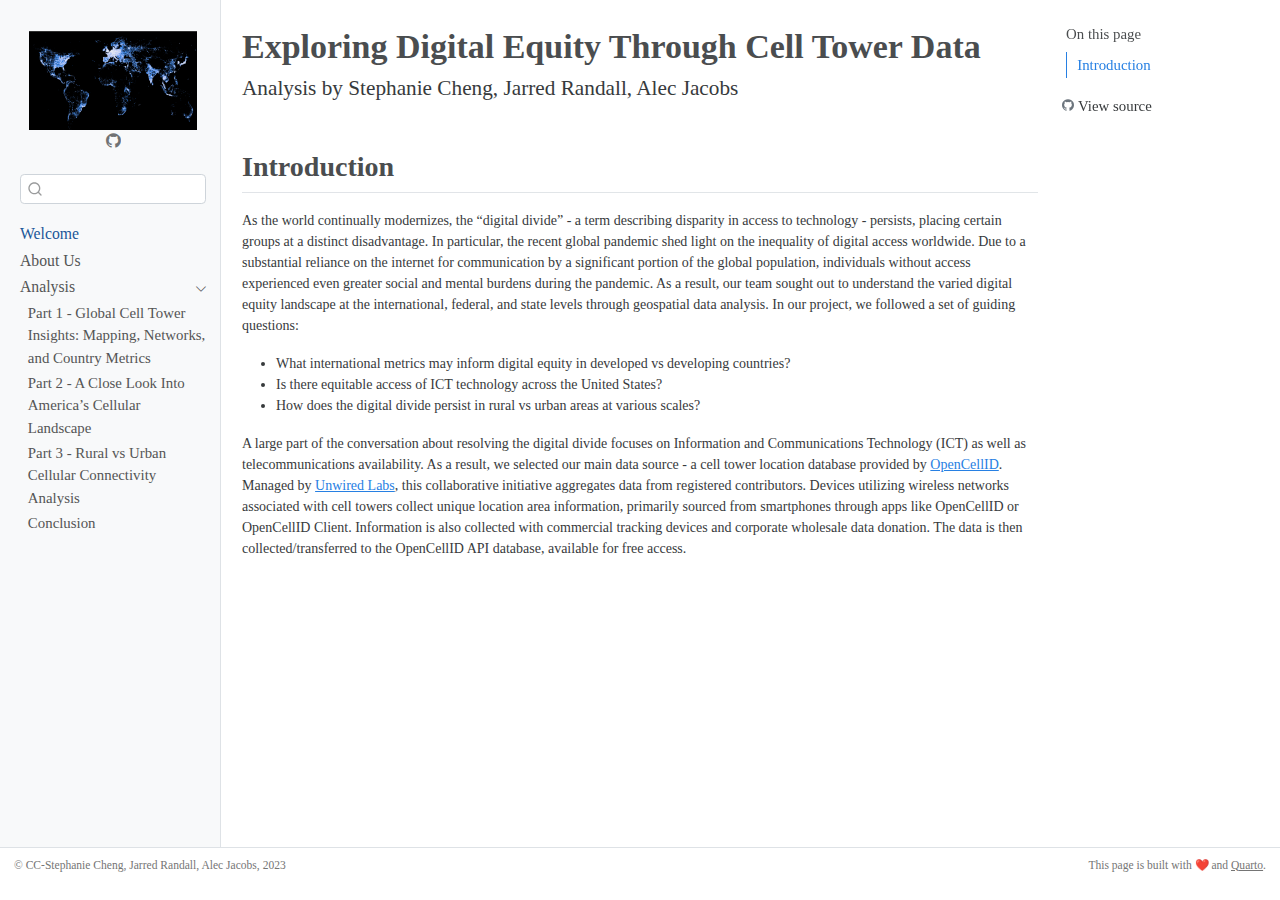
<file: docs/index.html>
<!DOCTYPE html>
<html xmlns="http://www.w3.org/1999/xhtml" lang="en" xml:lang="en"><head>

<meta charset="utf-8">
<meta name="generator" content="quarto-1.3.450">

<meta name="viewport" content="width=device-width, initial-scale=1.0, user-scalable=yes">


<title>Exploring Digital Equity - Exploring Digital Equity Through Cell Tower Data</title>
<style>
code{white-space: pre-wrap;}
span.smallcaps{font-variant: small-caps;}
div.columns{display: flex; gap: min(4vw, 1.5em);}
div.column{flex: auto; overflow-x: auto;}
div.hanging-indent{margin-left: 1.5em; text-indent: -1.5em;}
ul.task-list{list-style: none;}
ul.task-list li input[type="checkbox"] {
  width: 0.8em;
  margin: 0 0.8em 0.2em -1em; /* quarto-specific, see https://github.com/quarto-dev/quarto-cli/issues/4556 */ 
  vertical-align: middle;
}
</style>


<script src="site_libs/quarto-nav/quarto-nav.js"></script>
<script src="site_libs/clipboard/clipboard.min.js"></script>
<script src="site_libs/quarto-search/autocomplete.umd.js"></script>
<script src="site_libs/quarto-search/fuse.min.js"></script>
<script src="site_libs/quarto-search/quarto-search.js"></script>
<meta name="quarto:offset" content="./">
<script src="site_libs/quarto-html/quarto.js"></script>
<script src="site_libs/quarto-html/popper.min.js"></script>
<script src="site_libs/quarto-html/tippy.umd.min.js"></script>
<script src="site_libs/quarto-html/anchor.min.js"></script>
<link href="site_libs/quarto-html/tippy.css" rel="stylesheet">
<link href="site_libs/quarto-html/quarto-syntax-highlighting.css" rel="stylesheet" id="quarto-text-highlighting-styles">
<script src="site_libs/bootstrap/bootstrap.min.js"></script>
<link href="site_libs/bootstrap/bootstrap-icons.css" rel="stylesheet">
<link href="site_libs/bootstrap/bootstrap.min.css" rel="stylesheet" id="quarto-bootstrap" data-mode="light">
<script id="quarto-search-options" type="application/json">{
  "location": "sidebar",
  "copy-button": false,
  "collapse-after": 3,
  "panel-placement": "start",
  "type": "textbox",
  "limit": 20,
  "language": {
    "search-no-results-text": "No results",
    "search-matching-documents-text": "matching documents",
    "search-copy-link-title": "Copy link to search",
    "search-hide-matches-text": "Hide additional matches",
    "search-more-match-text": "more match in this document",
    "search-more-matches-text": "more matches in this document",
    "search-clear-button-title": "Clear",
    "search-detached-cancel-button-title": "Cancel",
    "search-submit-button-title": "Submit",
    "search-label": "Search"
  }
}</script>


<link rel="stylesheet" href="styles.css">
</head>

<body class="nav-sidebar docked">

<div id="quarto-search-results"></div>
  <header id="quarto-header" class="headroom fixed-top">
  <nav class="quarto-secondary-nav">
    <div class="container-fluid d-flex">
      <button type="button" class="quarto-btn-toggle btn" data-bs-toggle="collapse" data-bs-target="#quarto-sidebar,#quarto-sidebar-glass" aria-controls="quarto-sidebar" aria-expanded="false" aria-label="Toggle sidebar navigation" onclick="if (window.quartoToggleHeadroom) { window.quartoToggleHeadroom(); }">
        <i class="bi bi-layout-text-sidebar-reverse"></i>
      </button>
      <nav class="quarto-page-breadcrumbs" aria-label="breadcrumb"><ol class="breadcrumb"><li class="breadcrumb-item"><a href="./index.html">Welcome</a></li></ol></nav>
      <a class="flex-grow-1" role="button" data-bs-toggle="collapse" data-bs-target="#quarto-sidebar,#quarto-sidebar-glass" aria-controls="quarto-sidebar" aria-expanded="false" aria-label="Toggle sidebar navigation" onclick="if (window.quartoToggleHeadroom) { window.quartoToggleHeadroom(); }">      
      </a>
      <button type="button" class="btn quarto-search-button" aria-label="" onclick="window.quartoOpenSearch();">
        <i class="bi bi-search"></i>
      </button>
    </div>
  </nav>
</header>
<!-- content -->
<div id="quarto-content" class="quarto-container page-columns page-rows-contents page-layout-article">
<!-- sidebar -->
  <nav id="quarto-sidebar" class="sidebar collapse collapse-horizontal sidebar-navigation docked overflow-auto">
    <div class="pt-lg-2 mt-2 text-center sidebar-header">
      <a href="./index.html" class="sidebar-logo-link">
      <img src="./images/maps.png" alt="" class="sidebar-logo py-0 d-lg-inline d-none">
      </a>
      <div class="sidebar-tools-main">
    <a href="https://github.com/MUSA-550-Fall-2023/" rel="" title="MUSA 550 GitHub" class="quarto-navigation-tool px-1" aria-label="MUSA 550 GitHub"><i class="bi bi-github"></i></a>
</div>
      </div>
        <div class="mt-2 flex-shrink-0 align-items-center">
        <div class="sidebar-search">
        <div id="quarto-search" class="" title="Search"></div>
        </div>
        </div>
    <div class="sidebar-menu-container"> 
    <ul class="list-unstyled mt-1">
        <li class="sidebar-item">
  <div class="sidebar-item-container"> 
  <a href="./index.html" class="sidebar-item-text sidebar-link active">
 <span class="menu-text">Welcome</span></a>
  </div>
</li>
        <li class="sidebar-item">
  <div class="sidebar-item-container"> 
  <a href="./about.html" class="sidebar-item-text sidebar-link">
 <span class="menu-text">About Us</span></a>
  </div>
</li>
        <li class="sidebar-item sidebar-item-section">
      <div class="sidebar-item-container"> 
            <a class="sidebar-item-text sidebar-link text-start" data-bs-toggle="collapse" data-bs-target="#quarto-sidebar-section-1" aria-expanded="true">
 <span class="menu-text">Analysis</span></a>
          <a class="sidebar-item-toggle text-start" data-bs-toggle="collapse" data-bs-target="#quarto-sidebar-section-1" aria-expanded="true" aria-label="Toggle section">
            <i class="bi bi-chevron-right ms-2"></i>
          </a> 
      </div>
      <ul id="quarto-sidebar-section-1" class="collapse list-unstyled sidebar-section depth1 show">  
          <li class="sidebar-item">
  <div class="sidebar-item-container"> 
  <a href="./analysis/1-Developing-vs-Developed-Countries.html" class="sidebar-item-text sidebar-link">
 <span class="menu-text">Part 1 - Global Cell Tower Insights: Mapping, Networks, and Country Metrics</span></a>
  </div>
</li>
          <li class="sidebar-item">
  <div class="sidebar-item-container"> 
  <a href="./analysis/2-United-States-Cell-Tower-Distribution.html" class="sidebar-item-text sidebar-link">
 <span class="menu-text">Part 2 - A Close Look Into America’s Cellular Landscape</span></a>
  </div>
</li>
          <li class="sidebar-item">
  <div class="sidebar-item-container"> 
  <a href="./analysis/3-Rural-vs-Urban.html" class="sidebar-item-text sidebar-link">
 <span class="menu-text">Part 3 - Rural vs Urban Cellular Connectivity Analysis</span></a>
  </div>
</li>
          <li class="sidebar-item">
  <div class="sidebar-item-container"> 
  <a href="./conclusion.html" class="sidebar-item-text sidebar-link">
 <span class="menu-text">Conclusion</span></a>
  </div>
</li>
      </ul>
  </li>
    </ul>
    </div>
</nav>
<div id="quarto-sidebar-glass" data-bs-toggle="collapse" data-bs-target="#quarto-sidebar,#quarto-sidebar-glass"></div>
<!-- margin-sidebar -->
    <div id="quarto-margin-sidebar" class="sidebar margin-sidebar">
        <nav id="TOC" role="doc-toc" class="toc-active">
    <h2 id="toc-title">On this page</h2>
   
  <ul>
  <li><a href="#introduction" id="toc-introduction" class="nav-link active" data-scroll-target="#introduction">Introduction</a></li>
  </ul>
<div class="toc-actions"><div><i class="bi bi-github"></i></div><div class="action-links"><p><a href="https://github.com/JarredERandall/Final_Randall_Cheng_Jacobs/blob/main/index.qmd" class="toc-action">View source</a></p></div></div></nav>
    </div>
<!-- main -->
<main class="content" id="quarto-document-content">

<header id="title-block-header" class="quarto-title-block default">
<div class="quarto-title">
<h1 class="title">Exploring Digital Equity Through Cell Tower Data</h1>
<p class="subtitle lead">Analysis by Stephanie Cheng, Jarred Randall, Alec Jacobs</p>
</div>



<div class="quarto-title-meta">

    
  
    
  </div>
  

</header>

<section id="introduction" class="level2">
<h2 class="anchored" data-anchor-id="introduction">Introduction</h2>
<p>As the world continually modernizes, the “digital divide” - a term describing disparity in access to technology - persists, placing certain groups at a distinct disadvantage. In particular, the recent global pandemic shed light on the inequality of digital access worldwide. Due to a substantial reliance on the internet for communication by a significant portion of the global population, individuals without access experienced even greater social and mental burdens during the pandemic. As a result, our team sought out to understand the varied digital equity landscape at the international, federal, and state levels through geospatial data analysis. In our project, we followed a set of guiding questions:</p>
<ul>
<li>What international metrics may inform digital equity in developed vs developing countries?</li>
<li>Is there equitable access of ICT technology across the United States?</li>
<li>How does the digital divide persist in rural vs urban areas at various scales?</li>
</ul>
<p>A large part of the conversation about resolving the digital divide focuses on Information and Communications Technology (ICT) as well as telecommunications availability. As a result, we selected our main data source - a cell tower location database provided by <a href="https://opencellid.com">OpenCellID</a>. Managed by <a href="https://unwiredlabs.com">Unwired Labs</a>, this collaborative initiative aggregates data from registered contributors. Devices utilizing wireless networks associated with cell towers collect unique location area information, primarily sourced from smartphones through apps like OpenCellID or OpenCellID Client. Information is also collected with commercial tracking devices and corporate wholesale data donation. The data is then collected/transferred to the OpenCellID API database, available for free access.</p>


</section>

</main> <!-- /main -->
<script id="quarto-html-after-body" type="application/javascript">
window.document.addEventListener("DOMContentLoaded", function (event) {
  const toggleBodyColorMode = (bsSheetEl) => {
    const mode = bsSheetEl.getAttribute("data-mode");
    const bodyEl = window.document.querySelector("body");
    if (mode === "dark") {
      bodyEl.classList.add("quarto-dark");
      bodyEl.classList.remove("quarto-light");
    } else {
      bodyEl.classList.add("quarto-light");
      bodyEl.classList.remove("quarto-dark");
    }
  }
  const toggleBodyColorPrimary = () => {
    const bsSheetEl = window.document.querySelector("link#quarto-bootstrap");
    if (bsSheetEl) {
      toggleBodyColorMode(bsSheetEl);
    }
  }
  toggleBodyColorPrimary();  
  const icon = "";
  const anchorJS = new window.AnchorJS();
  anchorJS.options = {
    placement: 'right',
    icon: icon
  };
  anchorJS.add('.anchored');
  const isCodeAnnotation = (el) => {
    for (const clz of el.classList) {
      if (clz.startsWith('code-annotation-')) {                     
        return true;
      }
    }
    return false;
  }
  const clipboard = new window.ClipboardJS('.code-copy-button', {
    text: function(trigger) {
      const codeEl = trigger.previousElementSibling.cloneNode(true);
      for (const childEl of codeEl.children) {
        if (isCodeAnnotation(childEl)) {
          childEl.remove();
        }
      }
      return codeEl.innerText;
    }
  });
  clipboard.on('success', function(e) {
    // button target
    const button = e.trigger;
    // don't keep focus
    button.blur();
    // flash "checked"
    button.classList.add('code-copy-button-checked');
    var currentTitle = button.getAttribute("title");
    button.setAttribute("title", "Copied!");
    let tooltip;
    if (window.bootstrap) {
      button.setAttribute("data-bs-toggle", "tooltip");
      button.setAttribute("data-bs-placement", "left");
      button.setAttribute("data-bs-title", "Copied!");
      tooltip = new bootstrap.Tooltip(button, 
        { trigger: "manual", 
          customClass: "code-copy-button-tooltip",
          offset: [0, -8]});
      tooltip.show();    
    }
    setTimeout(function() {
      if (tooltip) {
        tooltip.hide();
        button.removeAttribute("data-bs-title");
        button.removeAttribute("data-bs-toggle");
        button.removeAttribute("data-bs-placement");
      }
      button.setAttribute("title", currentTitle);
      button.classList.remove('code-copy-button-checked');
    }, 1000);
    // clear code selection
    e.clearSelection();
  });
  function tippyHover(el, contentFn) {
    const config = {
      allowHTML: true,
      content: contentFn,
      maxWidth: 500,
      delay: 100,
      arrow: false,
      appendTo: function(el) {
          return el.parentElement;
      },
      interactive: true,
      interactiveBorder: 10,
      theme: 'quarto',
      placement: 'bottom-start'
    };
    window.tippy(el, config); 
  }
  const noterefs = window.document.querySelectorAll('a[role="doc-noteref"]');
  for (var i=0; i<noterefs.length; i++) {
    const ref = noterefs[i];
    tippyHover(ref, function() {
      // use id or data attribute instead here
      let href = ref.getAttribute('data-footnote-href') || ref.getAttribute('href');
      try { href = new URL(href).hash; } catch {}
      const id = href.replace(/^#\/?/, "");
      const note = window.document.getElementById(id);
      return note.innerHTML;
    });
  }
      let selectedAnnoteEl;
      const selectorForAnnotation = ( cell, annotation) => {
        let cellAttr = 'data-code-cell="' + cell + '"';
        let lineAttr = 'data-code-annotation="' +  annotation + '"';
        const selector = 'span[' + cellAttr + '][' + lineAttr + ']';
        return selector;
      }
      const selectCodeLines = (annoteEl) => {
        const doc = window.document;
        const targetCell = annoteEl.getAttribute("data-target-cell");
        const targetAnnotation = annoteEl.getAttribute("data-target-annotation");
        const annoteSpan = window.document.querySelector(selectorForAnnotation(targetCell, targetAnnotation));
        const lines = annoteSpan.getAttribute("data-code-lines").split(",");
        const lineIds = lines.map((line) => {
          return targetCell + "-" + line;
        })
        let top = null;
        let height = null;
        let parent = null;
        if (lineIds.length > 0) {
            //compute the position of the single el (top and bottom and make a div)
            const el = window.document.getElementById(lineIds[0]);
            top = el.offsetTop;
            height = el.offsetHeight;
            parent = el.parentElement.parentElement;
          if (lineIds.length > 1) {
            const lastEl = window.document.getElementById(lineIds[lineIds.length - 1]);
            const bottom = lastEl.offsetTop + lastEl.offsetHeight;
            height = bottom - top;
          }
          if (top !== null && height !== null && parent !== null) {
            // cook up a div (if necessary) and position it 
            let div = window.document.getElementById("code-annotation-line-highlight");
            if (div === null) {
              div = window.document.createElement("div");
              div.setAttribute("id", "code-annotation-line-highlight");
              div.style.position = 'absolute';
              parent.appendChild(div);
            }
            div.style.top = top - 2 + "px";
            div.style.height = height + 4 + "px";
            let gutterDiv = window.document.getElementById("code-annotation-line-highlight-gutter");
            if (gutterDiv === null) {
              gutterDiv = window.document.createElement("div");
              gutterDiv.setAttribute("id", "code-annotation-line-highlight-gutter");
              gutterDiv.style.position = 'absolute';
              const codeCell = window.document.getElementById(targetCell);
              const gutter = codeCell.querySelector('.code-annotation-gutter');
              gutter.appendChild(gutterDiv);
            }
            gutterDiv.style.top = top - 2 + "px";
            gutterDiv.style.height = height + 4 + "px";
          }
          selectedAnnoteEl = annoteEl;
        }
      };
      const unselectCodeLines = () => {
        const elementsIds = ["code-annotation-line-highlight", "code-annotation-line-highlight-gutter"];
        elementsIds.forEach((elId) => {
          const div = window.document.getElementById(elId);
          if (div) {
            div.remove();
          }
        });
        selectedAnnoteEl = undefined;
      };
      // Attach click handler to the DT
      const annoteDls = window.document.querySelectorAll('dt[data-target-cell]');
      for (const annoteDlNode of annoteDls) {
        annoteDlNode.addEventListener('click', (event) => {
          const clickedEl = event.target;
          if (clickedEl !== selectedAnnoteEl) {
            unselectCodeLines();
            const activeEl = window.document.querySelector('dt[data-target-cell].code-annotation-active');
            if (activeEl) {
              activeEl.classList.remove('code-annotation-active');
            }
            selectCodeLines(clickedEl);
            clickedEl.classList.add('code-annotation-active');
          } else {
            // Unselect the line
            unselectCodeLines();
            clickedEl.classList.remove('code-annotation-active');
          }
        });
      }
  const findCites = (el) => {
    const parentEl = el.parentElement;
    if (parentEl) {
      const cites = parentEl.dataset.cites;
      if (cites) {
        return {
          el,
          cites: cites.split(' ')
        };
      } else {
        return findCites(el.parentElement)
      }
    } else {
      return undefined;
    }
  };
  var bibliorefs = window.document.querySelectorAll('a[role="doc-biblioref"]');
  for (var i=0; i<bibliorefs.length; i++) {
    const ref = bibliorefs[i];
    const citeInfo = findCites(ref);
    if (citeInfo) {
      tippyHover(citeInfo.el, function() {
        var popup = window.document.createElement('div');
        citeInfo.cites.forEach(function(cite) {
          var citeDiv = window.document.createElement('div');
          citeDiv.classList.add('hanging-indent');
          citeDiv.classList.add('csl-entry');
          var biblioDiv = window.document.getElementById('ref-' + cite);
          if (biblioDiv) {
            citeDiv.innerHTML = biblioDiv.innerHTML;
          }
          popup.appendChild(citeDiv);
        });
        return popup.innerHTML;
      });
    }
  }
});
</script>
</div> <!-- /content -->
<footer class="footer">
  <div class="nav-footer">
    <div class="nav-footer-left">© CC-Stephanie Cheng, Jarred Randall, Alec Jacobs, 2023</div>   
    <div class="nav-footer-center">
      &nbsp;
    </div>
    <div class="nav-footer-right">This page is built with ❤️ and <a href="https://quarto.org/">Quarto</a>.</div>
  </div>
</footer>



</body></html>
</file>
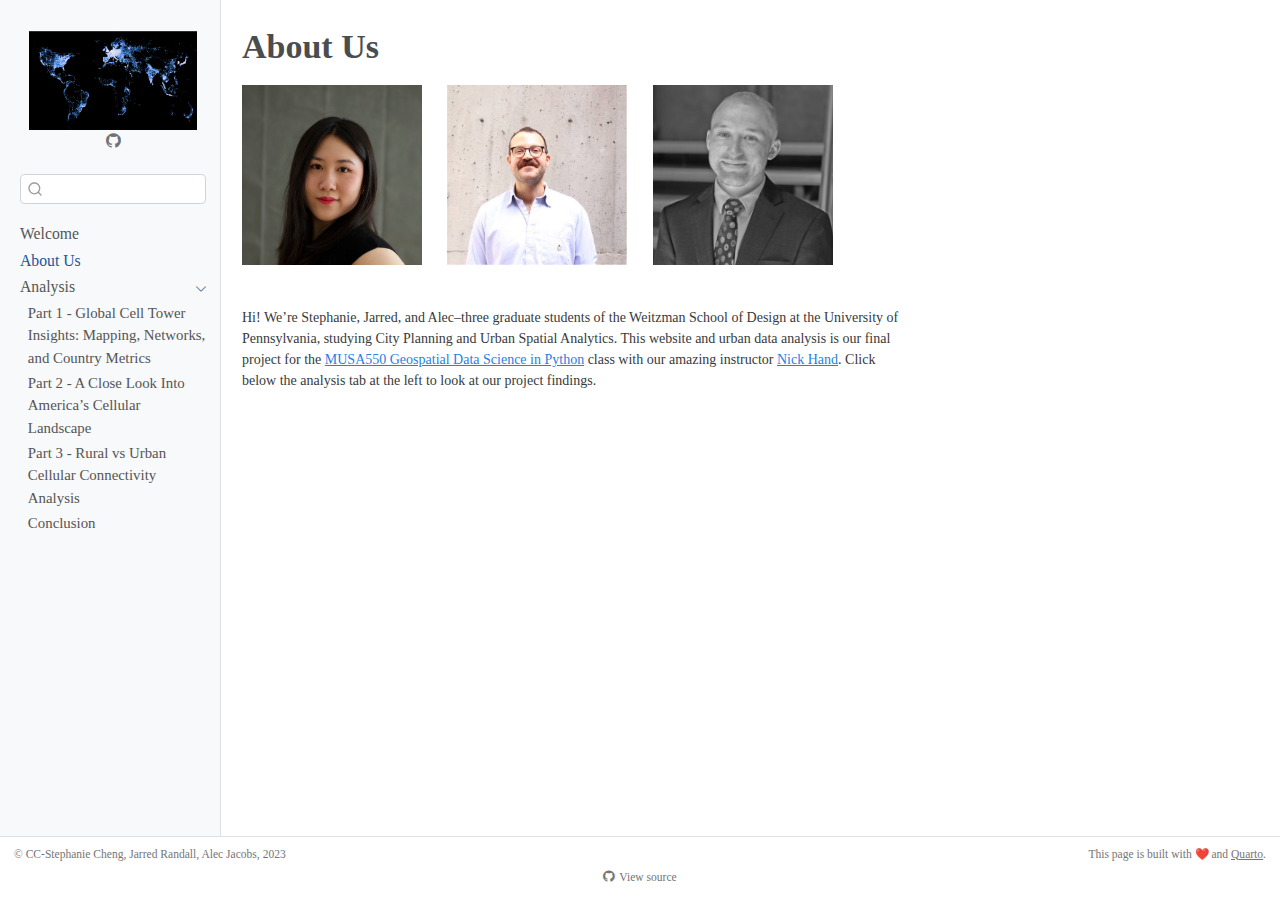
<file: docs/about.html>
<!DOCTYPE html>
<html xmlns="http://www.w3.org/1999/xhtml" lang="en" xml:lang="en"><head>

<meta charset="utf-8">
<meta name="generator" content="quarto-1.3.450">

<meta name="viewport" content="width=device-width, initial-scale=1.0, user-scalable=yes">


<title>Exploring Digital Equity - About Us</title>
<style>
code{white-space: pre-wrap;}
span.smallcaps{font-variant: small-caps;}
div.columns{display: flex; gap: min(4vw, 1.5em);}
div.column{flex: auto; overflow-x: auto;}
div.hanging-indent{margin-left: 1.5em; text-indent: -1.5em;}
ul.task-list{list-style: none;}
ul.task-list li input[type="checkbox"] {
  width: 0.8em;
  margin: 0 0.8em 0.2em -1em; /* quarto-specific, see https://github.com/quarto-dev/quarto-cli/issues/4556 */ 
  vertical-align: middle;
}
</style>


<script src="site_libs/quarto-nav/quarto-nav.js"></script>
<script src="site_libs/clipboard/clipboard.min.js"></script>
<script src="site_libs/quarto-search/autocomplete.umd.js"></script>
<script src="site_libs/quarto-search/fuse.min.js"></script>
<script src="site_libs/quarto-search/quarto-search.js"></script>
<meta name="quarto:offset" content="./">
<script src="site_libs/quarto-html/quarto.js"></script>
<script src="site_libs/quarto-html/popper.min.js"></script>
<script src="site_libs/quarto-html/tippy.umd.min.js"></script>
<script src="site_libs/quarto-html/anchor.min.js"></script>
<link href="site_libs/quarto-html/tippy.css" rel="stylesheet">
<link href="site_libs/quarto-html/quarto-syntax-highlighting.css" rel="stylesheet" id="quarto-text-highlighting-styles">
<script src="site_libs/bootstrap/bootstrap.min.js"></script>
<link href="site_libs/bootstrap/bootstrap-icons.css" rel="stylesheet">
<link href="site_libs/bootstrap/bootstrap.min.css" rel="stylesheet" id="quarto-bootstrap" data-mode="light">
<script id="quarto-search-options" type="application/json">{
  "location": "sidebar",
  "copy-button": false,
  "collapse-after": 3,
  "panel-placement": "start",
  "type": "textbox",
  "limit": 20,
  "language": {
    "search-no-results-text": "No results",
    "search-matching-documents-text": "matching documents",
    "search-copy-link-title": "Copy link to search",
    "search-hide-matches-text": "Hide additional matches",
    "search-more-match-text": "more match in this document",
    "search-more-matches-text": "more matches in this document",
    "search-clear-button-title": "Clear",
    "search-detached-cancel-button-title": "Cancel",
    "search-submit-button-title": "Submit",
    "search-label": "Search"
  }
}</script>


<link rel="stylesheet" href="styles.css">
</head>

<body class="nav-sidebar docked">

<div id="quarto-search-results"></div>
  <header id="quarto-header" class="headroom fixed-top">
  <nav class="quarto-secondary-nav">
    <div class="container-fluid d-flex">
      <button type="button" class="quarto-btn-toggle btn" data-bs-toggle="collapse" data-bs-target="#quarto-sidebar,#quarto-sidebar-glass" aria-controls="quarto-sidebar" aria-expanded="false" aria-label="Toggle sidebar navigation" onclick="if (window.quartoToggleHeadroom) { window.quartoToggleHeadroom(); }">
        <i class="bi bi-layout-text-sidebar-reverse"></i>
      </button>
      <nav class="quarto-page-breadcrumbs" aria-label="breadcrumb"><ol class="breadcrumb"><li class="breadcrumb-item"><a href="./about.html">About Us</a></li></ol></nav>
      <a class="flex-grow-1" role="button" data-bs-toggle="collapse" data-bs-target="#quarto-sidebar,#quarto-sidebar-glass" aria-controls="quarto-sidebar" aria-expanded="false" aria-label="Toggle sidebar navigation" onclick="if (window.quartoToggleHeadroom) { window.quartoToggleHeadroom(); }">      
      </a>
      <button type="button" class="btn quarto-search-button" aria-label="" onclick="window.quartoOpenSearch();">
        <i class="bi bi-search"></i>
      </button>
    </div>
  </nav>
</header>
<!-- content -->
<div id="quarto-content" class="quarto-container page-columns page-rows-contents page-layout-article">
<!-- sidebar -->
  <nav id="quarto-sidebar" class="sidebar collapse collapse-horizontal sidebar-navigation docked overflow-auto">
    <div class="pt-lg-2 mt-2 text-center sidebar-header">
      <a href="./index.html" class="sidebar-logo-link">
      <img src="./images/maps.png" alt="" class="sidebar-logo py-0 d-lg-inline d-none">
      </a>
      <div class="sidebar-tools-main">
    <a href="https://github.com/MUSA-550-Fall-2023/" rel="" title="MUSA 550 GitHub" class="quarto-navigation-tool px-1" aria-label="MUSA 550 GitHub"><i class="bi bi-github"></i></a>
</div>
      </div>
        <div class="mt-2 flex-shrink-0 align-items-center">
        <div class="sidebar-search">
        <div id="quarto-search" class="" title="Search"></div>
        </div>
        </div>
    <div class="sidebar-menu-container"> 
    <ul class="list-unstyled mt-1">
        <li class="sidebar-item">
  <div class="sidebar-item-container"> 
  <a href="./index.html" class="sidebar-item-text sidebar-link">
 <span class="menu-text">Welcome</span></a>
  </div>
</li>
        <li class="sidebar-item">
  <div class="sidebar-item-container"> 
  <a href="./about.html" class="sidebar-item-text sidebar-link active">
 <span class="menu-text">About Us</span></a>
  </div>
</li>
        <li class="sidebar-item sidebar-item-section">
      <div class="sidebar-item-container"> 
            <a class="sidebar-item-text sidebar-link text-start" data-bs-toggle="collapse" data-bs-target="#quarto-sidebar-section-1" aria-expanded="true">
 <span class="menu-text">Analysis</span></a>
          <a class="sidebar-item-toggle text-start" data-bs-toggle="collapse" data-bs-target="#quarto-sidebar-section-1" aria-expanded="true" aria-label="Toggle section">
            <i class="bi bi-chevron-right ms-2"></i>
          </a> 
      </div>
      <ul id="quarto-sidebar-section-1" class="collapse list-unstyled sidebar-section depth1 show">  
          <li class="sidebar-item">
  <div class="sidebar-item-container"> 
  <a href="./analysis/1-Developing-vs-Developed-Countries.html" class="sidebar-item-text sidebar-link">
 <span class="menu-text">Part 1 - Global Cell Tower Insights: Mapping, Networks, and Country Metrics</span></a>
  </div>
</li>
          <li class="sidebar-item">
  <div class="sidebar-item-container"> 
  <a href="./analysis/2-United-States-Cell-Tower-Distribution.html" class="sidebar-item-text sidebar-link">
 <span class="menu-text">Part 2 - A Close Look Into America’s Cellular Landscape</span></a>
  </div>
</li>
          <li class="sidebar-item">
  <div class="sidebar-item-container"> 
  <a href="./analysis/3-Rural-vs-Urban.html" class="sidebar-item-text sidebar-link">
 <span class="menu-text">Part 3 - Rural vs Urban Cellular Connectivity Analysis</span></a>
  </div>
</li>
          <li class="sidebar-item">
  <div class="sidebar-item-container"> 
  <a href="./conclusion.html" class="sidebar-item-text sidebar-link">
 <span class="menu-text">Conclusion</span></a>
  </div>
</li>
      </ul>
  </li>
    </ul>
    </div>
</nav>
<div id="quarto-sidebar-glass" data-bs-toggle="collapse" data-bs-target="#quarto-sidebar,#quarto-sidebar-glass"></div>
<!-- margin-sidebar -->
    <div id="quarto-margin-sidebar" class="sidebar margin-sidebar">
        
    </div>
<!-- main -->
<main class="content" id="quarto-document-content">

<header id="title-block-header" class="quarto-title-block default">
<div class="quarto-title">
<h1 class="title">About Us</h1>
</div>



<div class="quarto-title-meta">

    
  
    
  </div>
  

</header>

<!-- Use a grid -->
<div class="grid">
<!-- Left column has a width of 4/12 and shows a picture of me -->
<div class="g-col-3">
<p><img src="images/stephanie.jpeg" class="img-fluid" style="width:3in"></p>
</div>
<div class="g-col-3">
<p><img src="images/jarred.jpeg" class="img-fluid" style="width:3in"></p>
</div>
<div class="g-col-3">
<p><img src="images/alec.jpeg" class="img-fluid" style="width:3in"></p>
</div>
<!-- Text gets a column with width 8/12 -->
<div class="g-col-10">
<p>Hi! We’re Stephanie, Jarred, and Alec–three graduate students of the Weitzman School of Design at the University of Pennsylvania, studying City Planning and Urban Spatial Analytics. This website and urban data analysis is our final project for the <a href="musa-550-fall-2023.github.io">MUSA550 Geospatial Data Science in Python</a> class with our amazing instructor <a href="https://www.nickhand.dev">Nick Hand</a>. Click below the analysis tab at the left to look at our project findings.</p>
</div>
</div>



</main> <!-- /main -->
<script id="quarto-html-after-body" type="application/javascript">
window.document.addEventListener("DOMContentLoaded", function (event) {
  const toggleBodyColorMode = (bsSheetEl) => {
    const mode = bsSheetEl.getAttribute("data-mode");
    const bodyEl = window.document.querySelector("body");
    if (mode === "dark") {
      bodyEl.classList.add("quarto-dark");
      bodyEl.classList.remove("quarto-light");
    } else {
      bodyEl.classList.add("quarto-light");
      bodyEl.classList.remove("quarto-dark");
    }
  }
  const toggleBodyColorPrimary = () => {
    const bsSheetEl = window.document.querySelector("link#quarto-bootstrap");
    if (bsSheetEl) {
      toggleBodyColorMode(bsSheetEl);
    }
  }
  toggleBodyColorPrimary();  
  const icon = "";
  const anchorJS = new window.AnchorJS();
  anchorJS.options = {
    placement: 'right',
    icon: icon
  };
  anchorJS.add('.anchored');
  const isCodeAnnotation = (el) => {
    for (const clz of el.classList) {
      if (clz.startsWith('code-annotation-')) {                     
        return true;
      }
    }
    return false;
  }
  const clipboard = new window.ClipboardJS('.code-copy-button', {
    text: function(trigger) {
      const codeEl = trigger.previousElementSibling.cloneNode(true);
      for (const childEl of codeEl.children) {
        if (isCodeAnnotation(childEl)) {
          childEl.remove();
        }
      }
      return codeEl.innerText;
    }
  });
  clipboard.on('success', function(e) {
    // button target
    const button = e.trigger;
    // don't keep focus
    button.blur();
    // flash "checked"
    button.classList.add('code-copy-button-checked');
    var currentTitle = button.getAttribute("title");
    button.setAttribute("title", "Copied!");
    let tooltip;
    if (window.bootstrap) {
      button.setAttribute("data-bs-toggle", "tooltip");
      button.setAttribute("data-bs-placement", "left");
      button.setAttribute("data-bs-title", "Copied!");
      tooltip = new bootstrap.Tooltip(button, 
        { trigger: "manual", 
          customClass: "code-copy-button-tooltip",
          offset: [0, -8]});
      tooltip.show();    
    }
    setTimeout(function() {
      if (tooltip) {
        tooltip.hide();
        button.removeAttribute("data-bs-title");
        button.removeAttribute("data-bs-toggle");
        button.removeAttribute("data-bs-placement");
      }
      button.setAttribute("title", currentTitle);
      button.classList.remove('code-copy-button-checked');
    }, 1000);
    // clear code selection
    e.clearSelection();
  });
  function tippyHover(el, contentFn) {
    const config = {
      allowHTML: true,
      content: contentFn,
      maxWidth: 500,
      delay: 100,
      arrow: false,
      appendTo: function(el) {
          return el.parentElement;
      },
      interactive: true,
      interactiveBorder: 10,
      theme: 'quarto',
      placement: 'bottom-start'
    };
    window.tippy(el, config); 
  }
  const noterefs = window.document.querySelectorAll('a[role="doc-noteref"]');
  for (var i=0; i<noterefs.length; i++) {
    const ref = noterefs[i];
    tippyHover(ref, function() {
      // use id or data attribute instead here
      let href = ref.getAttribute('data-footnote-href') || ref.getAttribute('href');
      try { href = new URL(href).hash; } catch {}
      const id = href.replace(/^#\/?/, "");
      const note = window.document.getElementById(id);
      return note.innerHTML;
    });
  }
      let selectedAnnoteEl;
      const selectorForAnnotation = ( cell, annotation) => {
        let cellAttr = 'data-code-cell="' + cell + '"';
        let lineAttr = 'data-code-annotation="' +  annotation + '"';
        const selector = 'span[' + cellAttr + '][' + lineAttr + ']';
        return selector;
      }
      const selectCodeLines = (annoteEl) => {
        const doc = window.document;
        const targetCell = annoteEl.getAttribute("data-target-cell");
        const targetAnnotation = annoteEl.getAttribute("data-target-annotation");
        const annoteSpan = window.document.querySelector(selectorForAnnotation(targetCell, targetAnnotation));
        const lines = annoteSpan.getAttribute("data-code-lines").split(",");
        const lineIds = lines.map((line) => {
          return targetCell + "-" + line;
        })
        let top = null;
        let height = null;
        let parent = null;
        if (lineIds.length > 0) {
            //compute the position of the single el (top and bottom and make a div)
            const el = window.document.getElementById(lineIds[0]);
            top = el.offsetTop;
            height = el.offsetHeight;
            parent = el.parentElement.parentElement;
          if (lineIds.length > 1) {
            const lastEl = window.document.getElementById(lineIds[lineIds.length - 1]);
            const bottom = lastEl.offsetTop + lastEl.offsetHeight;
            height = bottom - top;
          }
          if (top !== null && height !== null && parent !== null) {
            // cook up a div (if necessary) and position it 
            let div = window.document.getElementById("code-annotation-line-highlight");
            if (div === null) {
              div = window.document.createElement("div");
              div.setAttribute("id", "code-annotation-line-highlight");
              div.style.position = 'absolute';
              parent.appendChild(div);
            }
            div.style.top = top - 2 + "px";
            div.style.height = height + 4 + "px";
            let gutterDiv = window.document.getElementById("code-annotation-line-highlight-gutter");
            if (gutterDiv === null) {
              gutterDiv = window.document.createElement("div");
              gutterDiv.setAttribute("id", "code-annotation-line-highlight-gutter");
              gutterDiv.style.position = 'absolute';
              const codeCell = window.document.getElementById(targetCell);
              const gutter = codeCell.querySelector('.code-annotation-gutter');
              gutter.appendChild(gutterDiv);
            }
            gutterDiv.style.top = top - 2 + "px";
            gutterDiv.style.height = height + 4 + "px";
          }
          selectedAnnoteEl = annoteEl;
        }
      };
      const unselectCodeLines = () => {
        const elementsIds = ["code-annotation-line-highlight", "code-annotation-line-highlight-gutter"];
        elementsIds.forEach((elId) => {
          const div = window.document.getElementById(elId);
          if (div) {
            div.remove();
          }
        });
        selectedAnnoteEl = undefined;
      };
      // Attach click handler to the DT
      const annoteDls = window.document.querySelectorAll('dt[data-target-cell]');
      for (const annoteDlNode of annoteDls) {
        annoteDlNode.addEventListener('click', (event) => {
          const clickedEl = event.target;
          if (clickedEl !== selectedAnnoteEl) {
            unselectCodeLines();
            const activeEl = window.document.querySelector('dt[data-target-cell].code-annotation-active');
            if (activeEl) {
              activeEl.classList.remove('code-annotation-active');
            }
            selectCodeLines(clickedEl);
            clickedEl.classList.add('code-annotation-active');
          } else {
            // Unselect the line
            unselectCodeLines();
            clickedEl.classList.remove('code-annotation-active');
          }
        });
      }
  const findCites = (el) => {
    const parentEl = el.parentElement;
    if (parentEl) {
      const cites = parentEl.dataset.cites;
      if (cites) {
        return {
          el,
          cites: cites.split(' ')
        };
      } else {
        return findCites(el.parentElement)
      }
    } else {
      return undefined;
    }
  };
  var bibliorefs = window.document.querySelectorAll('a[role="doc-biblioref"]');
  for (var i=0; i<bibliorefs.length; i++) {
    const ref = bibliorefs[i];
    const citeInfo = findCites(ref);
    if (citeInfo) {
      tippyHover(citeInfo.el, function() {
        var popup = window.document.createElement('div');
        citeInfo.cites.forEach(function(cite) {
          var citeDiv = window.document.createElement('div');
          citeDiv.classList.add('hanging-indent');
          citeDiv.classList.add('csl-entry');
          var biblioDiv = window.document.getElementById('ref-' + cite);
          if (biblioDiv) {
            citeDiv.innerHTML = biblioDiv.innerHTML;
          }
          popup.appendChild(citeDiv);
        });
        return popup.innerHTML;
      });
    }
  }
});
</script>
</div> <!-- /content -->
<footer class="footer">
  <div class="nav-footer">
    <div class="nav-footer-left">© CC-Stephanie Cheng, Jarred Randall, Alec Jacobs, 2023</div>   
    <div class="nav-footer-center">
      &nbsp;
    <div class="toc-actions"><div><i class="bi bi-github"></i></div><div class="action-links"><p><a href="https://github.com/JarredERandall/Final_Randall_Cheng_Jacobs/blob/main/about.qmd" class="toc-action">View source</a></p></div></div></div>
    <div class="nav-footer-right">This page is built with ❤️ and <a href="https://quarto.org/">Quarto</a>.</div>
  </div>
</footer>



</body></html>
</file>
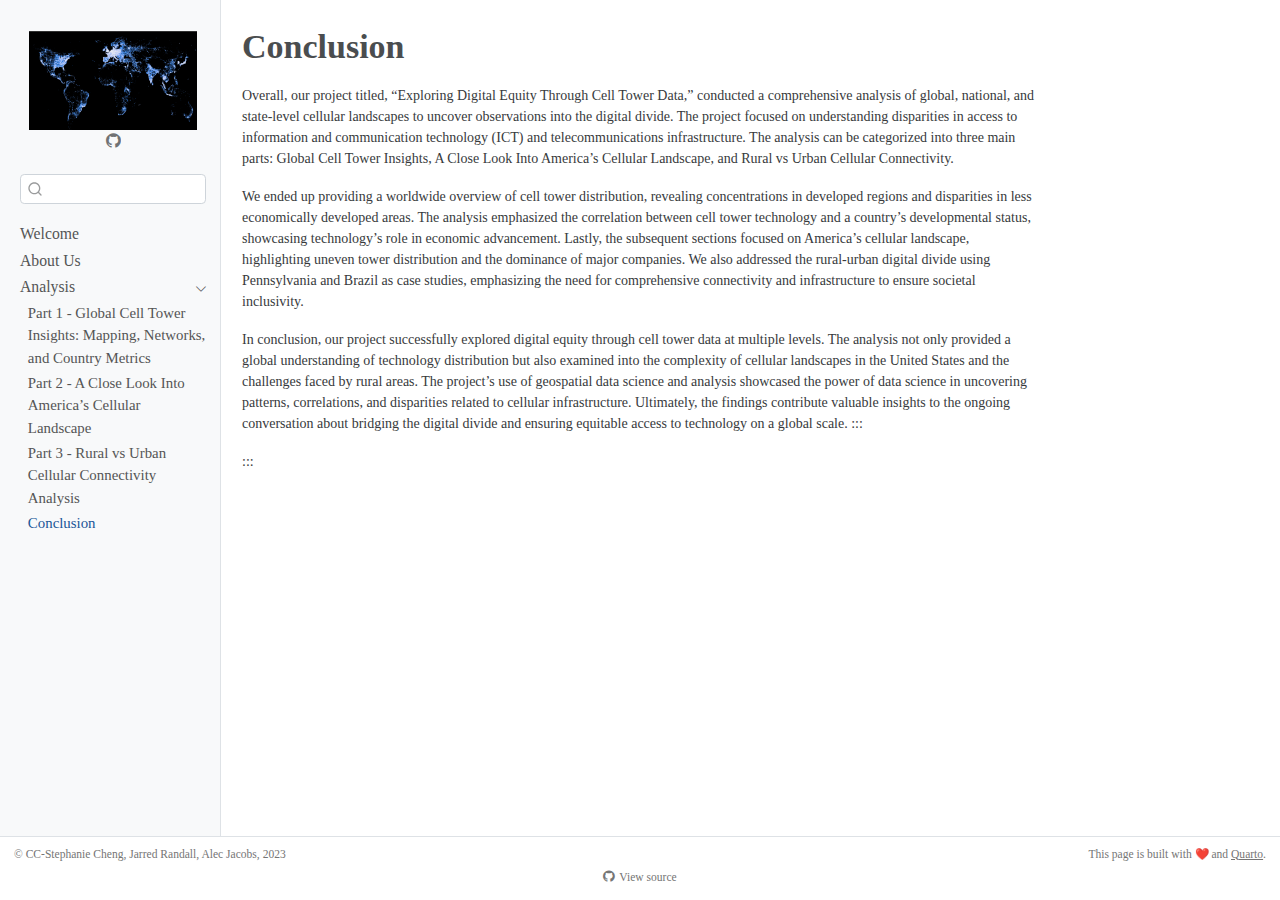
<file: docs/conclusion.html>
<!DOCTYPE html>
<html xmlns="http://www.w3.org/1999/xhtml" lang="en" xml:lang="en"><head>

<meta charset="utf-8">
<meta name="generator" content="quarto-1.3.450">

<meta name="viewport" content="width=device-width, initial-scale=1.0, user-scalable=yes">


<title>Exploring Digital Equity - Conclusion</title>
<style>
code{white-space: pre-wrap;}
span.smallcaps{font-variant: small-caps;}
div.columns{display: flex; gap: min(4vw, 1.5em);}
div.column{flex: auto; overflow-x: auto;}
div.hanging-indent{margin-left: 1.5em; text-indent: -1.5em;}
ul.task-list{list-style: none;}
ul.task-list li input[type="checkbox"] {
  width: 0.8em;
  margin: 0 0.8em 0.2em -1em; /* quarto-specific, see https://github.com/quarto-dev/quarto-cli/issues/4556 */ 
  vertical-align: middle;
}
</style>


<script src="site_libs/quarto-nav/quarto-nav.js"></script>
<script src="site_libs/clipboard/clipboard.min.js"></script>
<script src="site_libs/quarto-search/autocomplete.umd.js"></script>
<script src="site_libs/quarto-search/fuse.min.js"></script>
<script src="site_libs/quarto-search/quarto-search.js"></script>
<meta name="quarto:offset" content="./">
<script src="site_libs/quarto-html/quarto.js"></script>
<script src="site_libs/quarto-html/popper.min.js"></script>
<script src="site_libs/quarto-html/tippy.umd.min.js"></script>
<script src="site_libs/quarto-html/anchor.min.js"></script>
<link href="site_libs/quarto-html/tippy.css" rel="stylesheet">
<link href="site_libs/quarto-html/quarto-syntax-highlighting.css" rel="stylesheet" id="quarto-text-highlighting-styles">
<script src="site_libs/bootstrap/bootstrap.min.js"></script>
<link href="site_libs/bootstrap/bootstrap-icons.css" rel="stylesheet">
<link href="site_libs/bootstrap/bootstrap.min.css" rel="stylesheet" id="quarto-bootstrap" data-mode="light">
<script id="quarto-search-options" type="application/json">{
  "location": "sidebar",
  "copy-button": false,
  "collapse-after": 3,
  "panel-placement": "start",
  "type": "textbox",
  "limit": 20,
  "language": {
    "search-no-results-text": "No results",
    "search-matching-documents-text": "matching documents",
    "search-copy-link-title": "Copy link to search",
    "search-hide-matches-text": "Hide additional matches",
    "search-more-match-text": "more match in this document",
    "search-more-matches-text": "more matches in this document",
    "search-clear-button-title": "Clear",
    "search-detached-cancel-button-title": "Cancel",
    "search-submit-button-title": "Submit",
    "search-label": "Search"
  }
}</script>


<link rel="stylesheet" href="styles.css">
</head>

<body class="nav-sidebar docked">

<div id="quarto-search-results"></div>
  <header id="quarto-header" class="headroom fixed-top">
  <nav class="quarto-secondary-nav">
    <div class="container-fluid d-flex">
      <button type="button" class="quarto-btn-toggle btn" data-bs-toggle="collapse" data-bs-target="#quarto-sidebar,#quarto-sidebar-glass" aria-controls="quarto-sidebar" aria-expanded="false" aria-label="Toggle sidebar navigation" onclick="if (window.quartoToggleHeadroom) { window.quartoToggleHeadroom(); }">
        <i class="bi bi-layout-text-sidebar-reverse"></i>
      </button>
      <nav class="quarto-page-breadcrumbs" aria-label="breadcrumb"><ol class="breadcrumb"><li class="breadcrumb-item"><a href="./analysis/1-Developing-vs-Developed-Countries.html">Analysis</a></li><li class="breadcrumb-item"><a href="./conclusion.html">Conclusion</a></li></ol></nav>
      <a class="flex-grow-1" role="button" data-bs-toggle="collapse" data-bs-target="#quarto-sidebar,#quarto-sidebar-glass" aria-controls="quarto-sidebar" aria-expanded="false" aria-label="Toggle sidebar navigation" onclick="if (window.quartoToggleHeadroom) { window.quartoToggleHeadroom(); }">      
      </a>
      <button type="button" class="btn quarto-search-button" aria-label="" onclick="window.quartoOpenSearch();">
        <i class="bi bi-search"></i>
      </button>
    </div>
  </nav>
</header>
<!-- content -->
<div id="quarto-content" class="quarto-container page-columns page-rows-contents page-layout-article">
<!-- sidebar -->
  <nav id="quarto-sidebar" class="sidebar collapse collapse-horizontal sidebar-navigation docked overflow-auto">
    <div class="pt-lg-2 mt-2 text-center sidebar-header">
      <a href="./index.html" class="sidebar-logo-link">
      <img src="./images/maps.png" alt="" class="sidebar-logo py-0 d-lg-inline d-none">
      </a>
      <div class="sidebar-tools-main">
    <a href="https://github.com/MUSA-550-Fall-2023/" rel="" title="MUSA 550 GitHub" class="quarto-navigation-tool px-1" aria-label="MUSA 550 GitHub"><i class="bi bi-github"></i></a>
</div>
      </div>
        <div class="mt-2 flex-shrink-0 align-items-center">
        <div class="sidebar-search">
        <div id="quarto-search" class="" title="Search"></div>
        </div>
        </div>
    <div class="sidebar-menu-container"> 
    <ul class="list-unstyled mt-1">
        <li class="sidebar-item">
  <div class="sidebar-item-container"> 
  <a href="./index.html" class="sidebar-item-text sidebar-link">
 <span class="menu-text">Welcome</span></a>
  </div>
</li>
        <li class="sidebar-item">
  <div class="sidebar-item-container"> 
  <a href="./about.html" class="sidebar-item-text sidebar-link">
 <span class="menu-text">About Us</span></a>
  </div>
</li>
        <li class="sidebar-item sidebar-item-section">
      <div class="sidebar-item-container"> 
            <a class="sidebar-item-text sidebar-link text-start" data-bs-toggle="collapse" data-bs-target="#quarto-sidebar-section-1" aria-expanded="true">
 <span class="menu-text">Analysis</span></a>
          <a class="sidebar-item-toggle text-start" data-bs-toggle="collapse" data-bs-target="#quarto-sidebar-section-1" aria-expanded="true" aria-label="Toggle section">
            <i class="bi bi-chevron-right ms-2"></i>
          </a> 
      </div>
      <ul id="quarto-sidebar-section-1" class="collapse list-unstyled sidebar-section depth1 show">  
          <li class="sidebar-item">
  <div class="sidebar-item-container"> 
  <a href="./analysis/1-Developing-vs-Developed-Countries.html" class="sidebar-item-text sidebar-link">
 <span class="menu-text">Part 1 - Global Cell Tower Insights: Mapping, Networks, and Country Metrics</span></a>
  </div>
</li>
          <li class="sidebar-item">
  <div class="sidebar-item-container"> 
  <a href="./analysis/2-United-States-Cell-Tower-Distribution.html" class="sidebar-item-text sidebar-link">
 <span class="menu-text">Part 2 - A Close Look Into America’s Cellular Landscape</span></a>
  </div>
</li>
          <li class="sidebar-item">
  <div class="sidebar-item-container"> 
  <a href="./analysis/3-Rural-vs-Urban.html" class="sidebar-item-text sidebar-link">
 <span class="menu-text">Part 3 - Rural vs Urban Cellular Connectivity Analysis</span></a>
  </div>
</li>
          <li class="sidebar-item">
  <div class="sidebar-item-container"> 
  <a href="./conclusion.html" class="sidebar-item-text sidebar-link active">
 <span class="menu-text">Conclusion</span></a>
  </div>
</li>
      </ul>
  </li>
    </ul>
    </div>
</nav>
<div id="quarto-sidebar-glass" data-bs-toggle="collapse" data-bs-target="#quarto-sidebar,#quarto-sidebar-glass"></div>
<!-- margin-sidebar -->
    <div id="quarto-margin-sidebar" class="sidebar margin-sidebar">
        
    </div>
<!-- main -->
<main class="content" id="quarto-document-content">

<header id="title-block-header" class="quarto-title-block default">
<div class="quarto-title">
<h1 class="title">Conclusion</h1>
</div>



<div class="quarto-title-meta">

    
  
    
  </div>
  

</header>

<p>Overall, our project titled, “Exploring Digital Equity Through Cell Tower Data,” conducted a comprehensive analysis of global, national, and state-level cellular landscapes to uncover observations into the digital divide. The project focused on understanding disparities in access to information and communication technology (ICT) and telecommunications infrastructure. The analysis can be categorized into three main parts: Global Cell Tower Insights, A Close Look Into America’s Cellular Landscape, and Rural vs Urban Cellular Connectivity.</p>
<p>We ended up providing a worldwide overview of cell tower distribution, revealing concentrations in developed regions and disparities in less economically developed areas. The analysis emphasized the correlation between cell tower technology and a country’s developmental status, showcasing technology’s role in economic advancement. Lastly, the subsequent sections focused on America’s cellular landscape, highlighting uneven tower distribution and the dominance of major companies. We also addressed the rural-urban digital divide using Pennsylvania and Brazil as case studies, emphasizing the need for comprehensive connectivity and infrastructure to ensure societal inclusivity.</p>
<p>In conclusion, our project successfully explored digital equity through cell tower data at multiple levels. The analysis not only provided a global understanding of technology distribution but also examined into the complexity of cellular landscapes in the United States and the challenges faced by rural areas. The project’s use of geospatial data science and analysis showcased the power of data science in uncovering patterns, correlations, and disparities related to cellular infrastructure. Ultimately, the findings contribute valuable insights to the ongoing conversation about bridging the digital divide and ensuring equitable access to technology on a global scale. :::</p>
<p>:::</p>



</main> <!-- /main -->
<script id="quarto-html-after-body" type="application/javascript">
window.document.addEventListener("DOMContentLoaded", function (event) {
  const toggleBodyColorMode = (bsSheetEl) => {
    const mode = bsSheetEl.getAttribute("data-mode");
    const bodyEl = window.document.querySelector("body");
    if (mode === "dark") {
      bodyEl.classList.add("quarto-dark");
      bodyEl.classList.remove("quarto-light");
    } else {
      bodyEl.classList.add("quarto-light");
      bodyEl.classList.remove("quarto-dark");
    }
  }
  const toggleBodyColorPrimary = () => {
    const bsSheetEl = window.document.querySelector("link#quarto-bootstrap");
    if (bsSheetEl) {
      toggleBodyColorMode(bsSheetEl);
    }
  }
  toggleBodyColorPrimary();  
  const icon = "";
  const anchorJS = new window.AnchorJS();
  anchorJS.options = {
    placement: 'right',
    icon: icon
  };
  anchorJS.add('.anchored');
  const isCodeAnnotation = (el) => {
    for (const clz of el.classList) {
      if (clz.startsWith('code-annotation-')) {                     
        return true;
      }
    }
    return false;
  }
  const clipboard = new window.ClipboardJS('.code-copy-button', {
    text: function(trigger) {
      const codeEl = trigger.previousElementSibling.cloneNode(true);
      for (const childEl of codeEl.children) {
        if (isCodeAnnotation(childEl)) {
          childEl.remove();
        }
      }
      return codeEl.innerText;
    }
  });
  clipboard.on('success', function(e) {
    // button target
    const button = e.trigger;
    // don't keep focus
    button.blur();
    // flash "checked"
    button.classList.add('code-copy-button-checked');
    var currentTitle = button.getAttribute("title");
    button.setAttribute("title", "Copied!");
    let tooltip;
    if (window.bootstrap) {
      button.setAttribute("data-bs-toggle", "tooltip");
      button.setAttribute("data-bs-placement", "left");
      button.setAttribute("data-bs-title", "Copied!");
      tooltip = new bootstrap.Tooltip(button, 
        { trigger: "manual", 
          customClass: "code-copy-button-tooltip",
          offset: [0, -8]});
      tooltip.show();    
    }
    setTimeout(function() {
      if (tooltip) {
        tooltip.hide();
        button.removeAttribute("data-bs-title");
        button.removeAttribute("data-bs-toggle");
        button.removeAttribute("data-bs-placement");
      }
      button.setAttribute("title", currentTitle);
      button.classList.remove('code-copy-button-checked');
    }, 1000);
    // clear code selection
    e.clearSelection();
  });
  function tippyHover(el, contentFn) {
    const config = {
      allowHTML: true,
      content: contentFn,
      maxWidth: 500,
      delay: 100,
      arrow: false,
      appendTo: function(el) {
          return el.parentElement;
      },
      interactive: true,
      interactiveBorder: 10,
      theme: 'quarto',
      placement: 'bottom-start'
    };
    window.tippy(el, config); 
  }
  const noterefs = window.document.querySelectorAll('a[role="doc-noteref"]');
  for (var i=0; i<noterefs.length; i++) {
    const ref = noterefs[i];
    tippyHover(ref, function() {
      // use id or data attribute instead here
      let href = ref.getAttribute('data-footnote-href') || ref.getAttribute('href');
      try { href = new URL(href).hash; } catch {}
      const id = href.replace(/^#\/?/, "");
      const note = window.document.getElementById(id);
      return note.innerHTML;
    });
  }
      let selectedAnnoteEl;
      const selectorForAnnotation = ( cell, annotation) => {
        let cellAttr = 'data-code-cell="' + cell + '"';
        let lineAttr = 'data-code-annotation="' +  annotation + '"';
        const selector = 'span[' + cellAttr + '][' + lineAttr + ']';
        return selector;
      }
      const selectCodeLines = (annoteEl) => {
        const doc = window.document;
        const targetCell = annoteEl.getAttribute("data-target-cell");
        const targetAnnotation = annoteEl.getAttribute("data-target-annotation");
        const annoteSpan = window.document.querySelector(selectorForAnnotation(targetCell, targetAnnotation));
        const lines = annoteSpan.getAttribute("data-code-lines").split(",");
        const lineIds = lines.map((line) => {
          return targetCell + "-" + line;
        })
        let top = null;
        let height = null;
        let parent = null;
        if (lineIds.length > 0) {
            //compute the position of the single el (top and bottom and make a div)
            const el = window.document.getElementById(lineIds[0]);
            top = el.offsetTop;
            height = el.offsetHeight;
            parent = el.parentElement.parentElement;
          if (lineIds.length > 1) {
            const lastEl = window.document.getElementById(lineIds[lineIds.length - 1]);
            const bottom = lastEl.offsetTop + lastEl.offsetHeight;
            height = bottom - top;
          }
          if (top !== null && height !== null && parent !== null) {
            // cook up a div (if necessary) and position it 
            let div = window.document.getElementById("code-annotation-line-highlight");
            if (div === null) {
              div = window.document.createElement("div");
              div.setAttribute("id", "code-annotation-line-highlight");
              div.style.position = 'absolute';
              parent.appendChild(div);
            }
            div.style.top = top - 2 + "px";
            div.style.height = height + 4 + "px";
            let gutterDiv = window.document.getElementById("code-annotation-line-highlight-gutter");
            if (gutterDiv === null) {
              gutterDiv = window.document.createElement("div");
              gutterDiv.setAttribute("id", "code-annotation-line-highlight-gutter");
              gutterDiv.style.position = 'absolute';
              const codeCell = window.document.getElementById(targetCell);
              const gutter = codeCell.querySelector('.code-annotation-gutter');
              gutter.appendChild(gutterDiv);
            }
            gutterDiv.style.top = top - 2 + "px";
            gutterDiv.style.height = height + 4 + "px";
          }
          selectedAnnoteEl = annoteEl;
        }
      };
      const unselectCodeLines = () => {
        const elementsIds = ["code-annotation-line-highlight", "code-annotation-line-highlight-gutter"];
        elementsIds.forEach((elId) => {
          const div = window.document.getElementById(elId);
          if (div) {
            div.remove();
          }
        });
        selectedAnnoteEl = undefined;
      };
      // Attach click handler to the DT
      const annoteDls = window.document.querySelectorAll('dt[data-target-cell]');
      for (const annoteDlNode of annoteDls) {
        annoteDlNode.addEventListener('click', (event) => {
          const clickedEl = event.target;
          if (clickedEl !== selectedAnnoteEl) {
            unselectCodeLines();
            const activeEl = window.document.querySelector('dt[data-target-cell].code-annotation-active');
            if (activeEl) {
              activeEl.classList.remove('code-annotation-active');
            }
            selectCodeLines(clickedEl);
            clickedEl.classList.add('code-annotation-active');
          } else {
            // Unselect the line
            unselectCodeLines();
            clickedEl.classList.remove('code-annotation-active');
          }
        });
      }
  const findCites = (el) => {
    const parentEl = el.parentElement;
    if (parentEl) {
      const cites = parentEl.dataset.cites;
      if (cites) {
        return {
          el,
          cites: cites.split(' ')
        };
      } else {
        return findCites(el.parentElement)
      }
    } else {
      return undefined;
    }
  };
  var bibliorefs = window.document.querySelectorAll('a[role="doc-biblioref"]');
  for (var i=0; i<bibliorefs.length; i++) {
    const ref = bibliorefs[i];
    const citeInfo = findCites(ref);
    if (citeInfo) {
      tippyHover(citeInfo.el, function() {
        var popup = window.document.createElement('div');
        citeInfo.cites.forEach(function(cite) {
          var citeDiv = window.document.createElement('div');
          citeDiv.classList.add('hanging-indent');
          citeDiv.classList.add('csl-entry');
          var biblioDiv = window.document.getElementById('ref-' + cite);
          if (biblioDiv) {
            citeDiv.innerHTML = biblioDiv.innerHTML;
          }
          popup.appendChild(citeDiv);
        });
        return popup.innerHTML;
      });
    }
  }
});
</script>
</div> <!-- /content -->
<footer class="footer">
  <div class="nav-footer">
    <div class="nav-footer-left">© CC-Stephanie Cheng, Jarred Randall, Alec Jacobs, 2023</div>   
    <div class="nav-footer-center">
      &nbsp;
    <div class="toc-actions"><div><i class="bi bi-github"></i></div><div class="action-links"><p><a href="https://github.com/JarredERandall/Final_Randall_Cheng_Jacobs/blob/main/conclusion.qmd" class="toc-action">View source</a></p></div></div></div>
    <div class="nav-footer-right">This page is built with ❤️ and <a href="https://quarto.org/">Quarto</a>.</div>
  </div>
</footer>



</body></html>
</file>
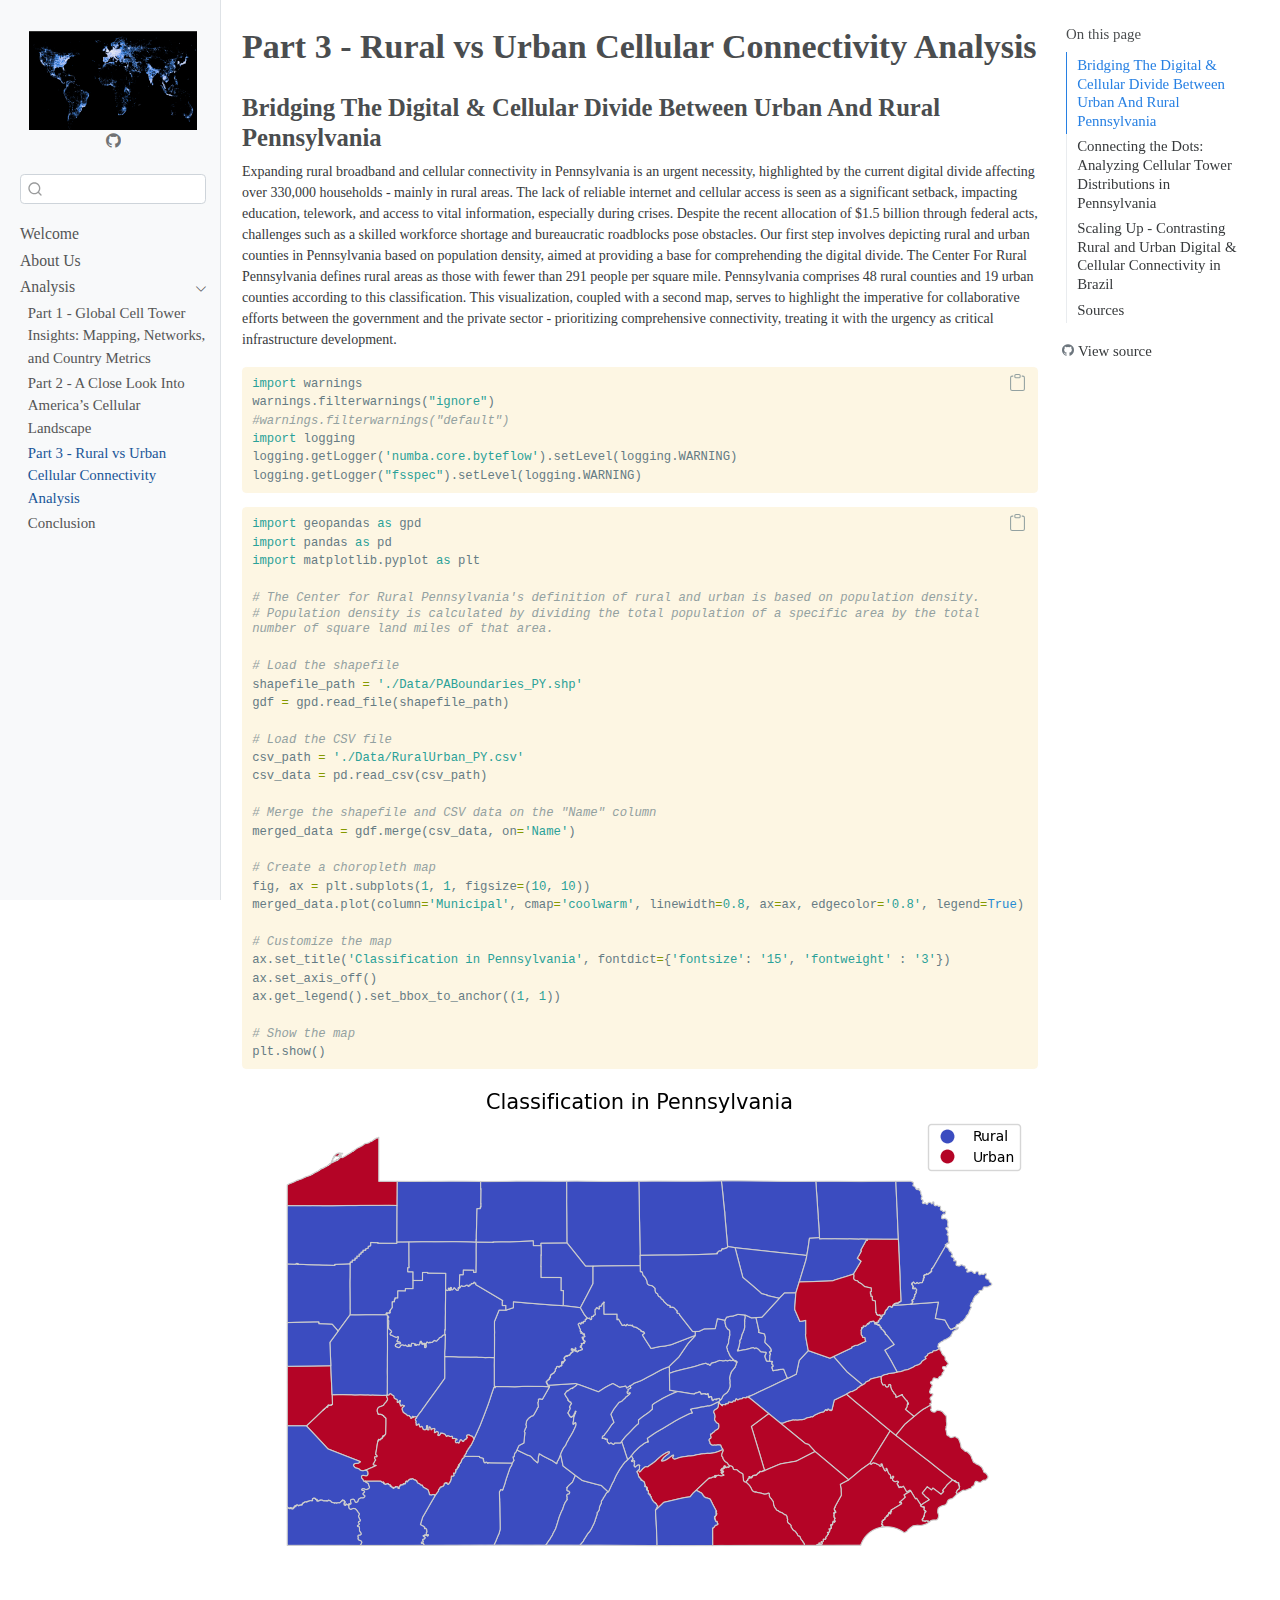
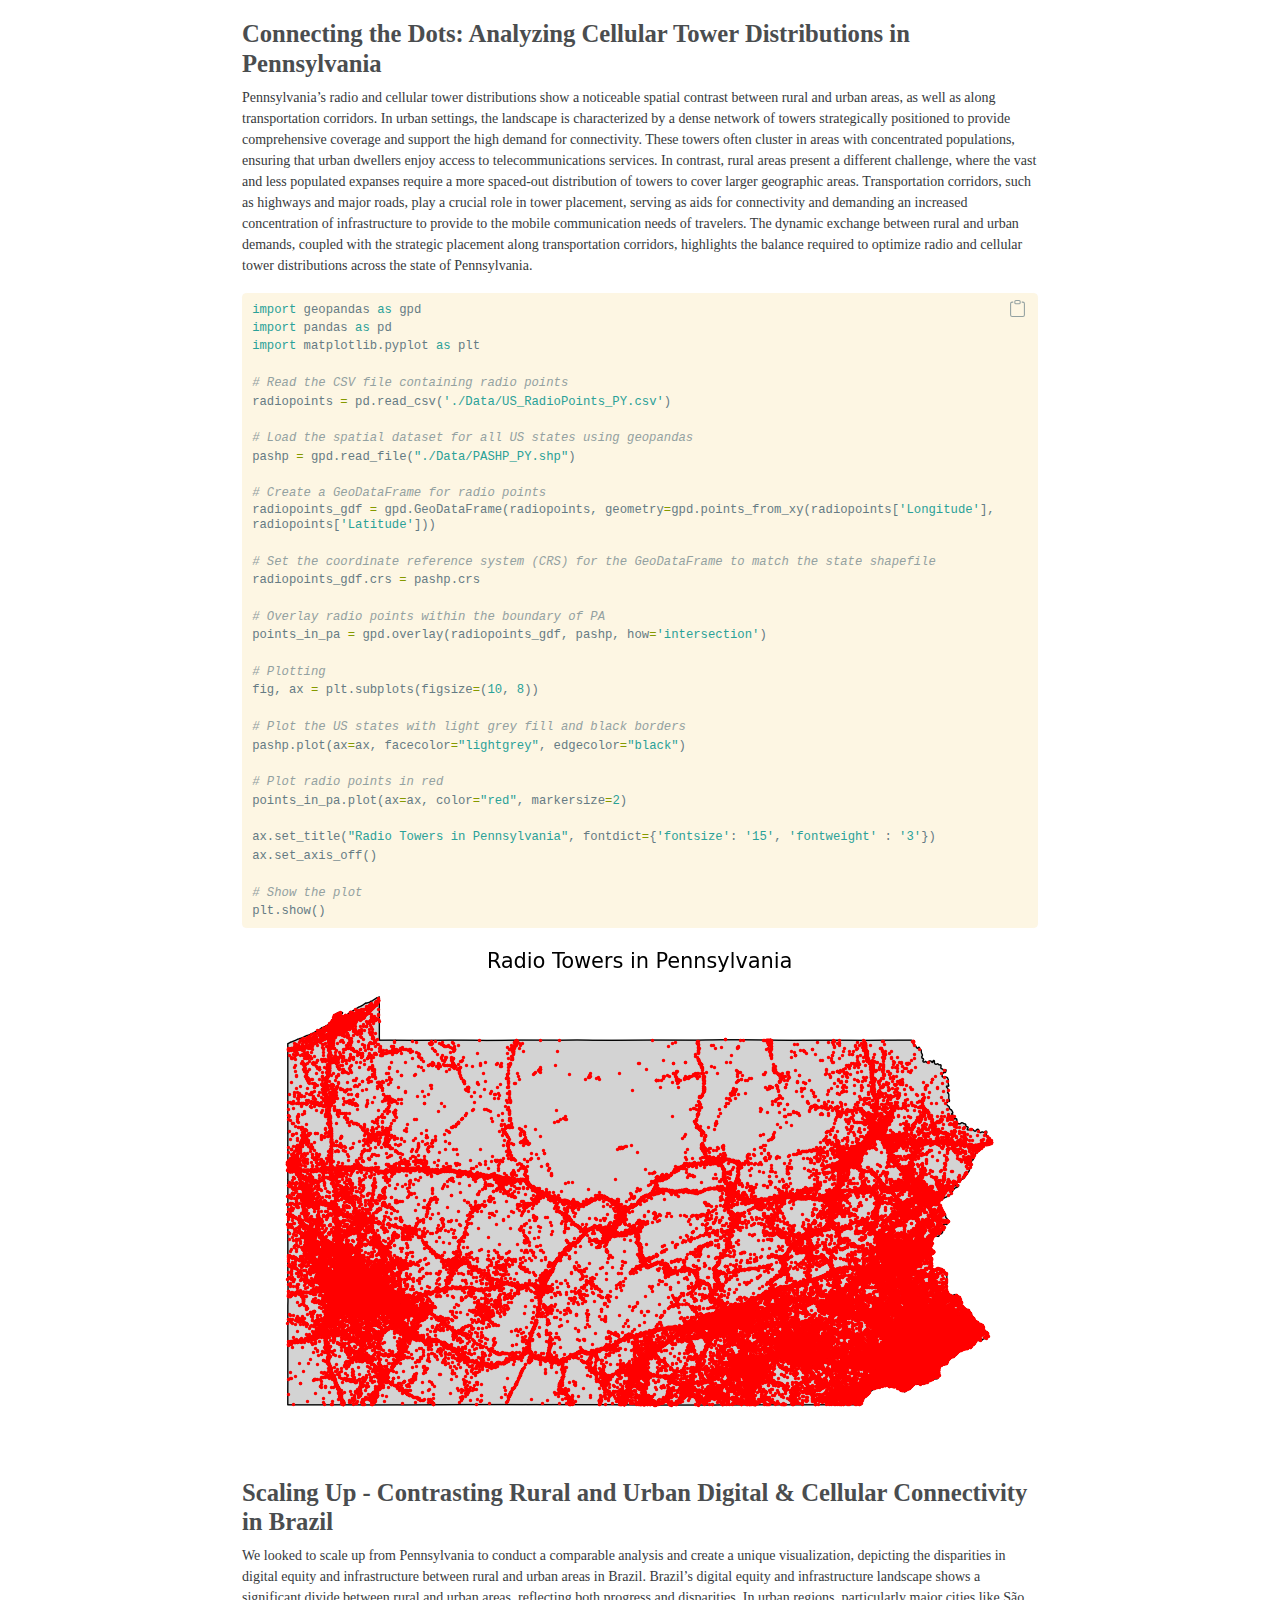
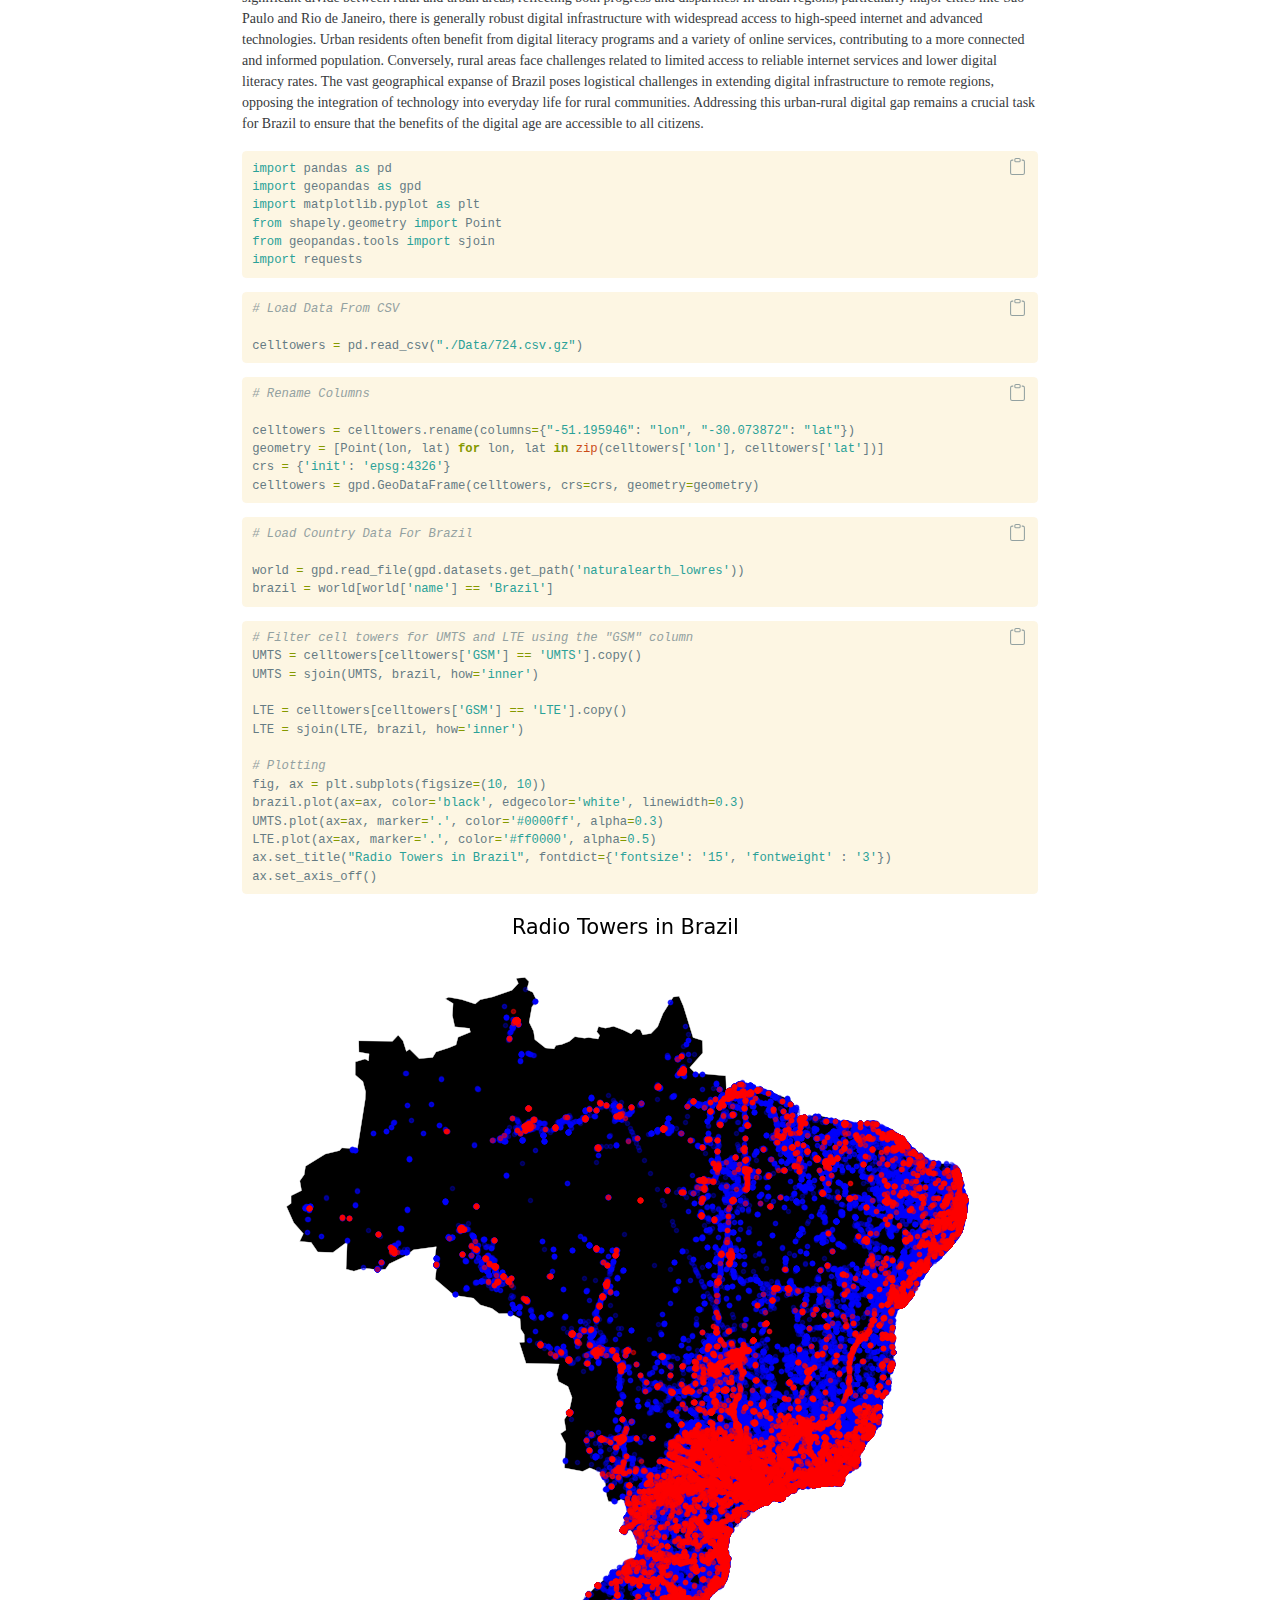
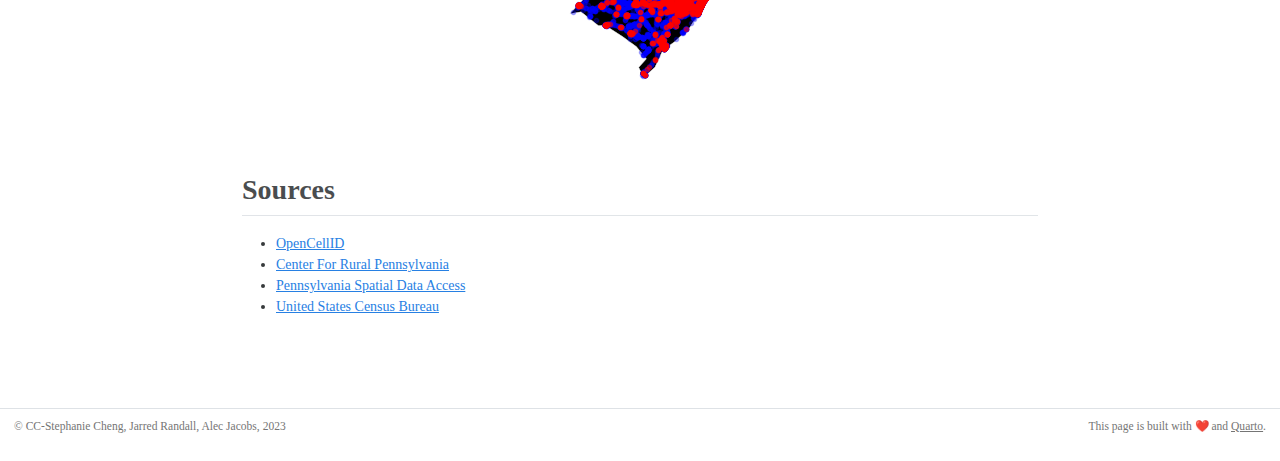
<file: docs/analysis/3-Rural-vs-Urban.html>
<!DOCTYPE html>
<html xmlns="http://www.w3.org/1999/xhtml" lang="en" xml:lang="en"><head>

<meta charset="utf-8">
<meta name="generator" content="quarto-1.3.450">

<meta name="viewport" content="width=device-width, initial-scale=1.0, user-scalable=yes">


<title>Exploring Digital Equity - Part 3 - Rural vs Urban Cellular Connectivity Analysis</title>
<style>
code{white-space: pre-wrap;}
span.smallcaps{font-variant: small-caps;}
div.columns{display: flex; gap: min(4vw, 1.5em);}
div.column{flex: auto; overflow-x: auto;}
div.hanging-indent{margin-left: 1.5em; text-indent: -1.5em;}
ul.task-list{list-style: none;}
ul.task-list li input[type="checkbox"] {
  width: 0.8em;
  margin: 0 0.8em 0.2em -1em; /* quarto-specific, see https://github.com/quarto-dev/quarto-cli/issues/4556 */ 
  vertical-align: middle;
}
/* CSS for syntax highlighting */
pre > code.sourceCode { white-space: pre; position: relative; }
pre > code.sourceCode > span { display: inline-block; line-height: 1.25; }
pre > code.sourceCode > span:empty { height: 1.2em; }
.sourceCode { overflow: visible; }
code.sourceCode > span { color: inherit; text-decoration: inherit; }
div.sourceCode { margin: 1em 0; }
pre.sourceCode { margin: 0; }
@media screen {
div.sourceCode { overflow: auto; }
}
@media print {
pre > code.sourceCode { white-space: pre-wrap; }
pre > code.sourceCode > span { text-indent: -5em; padding-left: 5em; }
}
pre.numberSource code
  { counter-reset: source-line 0; }
pre.numberSource code > span
  { position: relative; left: -4em; counter-increment: source-line; }
pre.numberSource code > span > a:first-child::before
  { content: counter(source-line);
    position: relative; left: -1em; text-align: right; vertical-align: baseline;
    border: none; display: inline-block;
    -webkit-touch-callout: none; -webkit-user-select: none;
    -khtml-user-select: none; -moz-user-select: none;
    -ms-user-select: none; user-select: none;
    padding: 0 4px; width: 4em;
  }
pre.numberSource { margin-left: 3em;  padding-left: 4px; }
div.sourceCode
  {   }
@media screen {
pre > code.sourceCode > span > a:first-child::before { text-decoration: underline; }
}
</style>


<script src="../site_libs/quarto-nav/quarto-nav.js"></script>
<script src="../site_libs/clipboard/clipboard.min.js"></script>
<script src="../site_libs/quarto-search/autocomplete.umd.js"></script>
<script src="../site_libs/quarto-search/fuse.min.js"></script>
<script src="../site_libs/quarto-search/quarto-search.js"></script>
<meta name="quarto:offset" content="../">
<script src="../site_libs/quarto-html/quarto.js"></script>
<script src="../site_libs/quarto-html/popper.min.js"></script>
<script src="../site_libs/quarto-html/tippy.umd.min.js"></script>
<script src="../site_libs/quarto-html/anchor.min.js"></script>
<link href="../site_libs/quarto-html/tippy.css" rel="stylesheet">
<link href="../site_libs/quarto-html/quarto-syntax-highlighting.css" rel="stylesheet" id="quarto-text-highlighting-styles">
<script src="../site_libs/bootstrap/bootstrap.min.js"></script>
<link href="../site_libs/bootstrap/bootstrap-icons.css" rel="stylesheet">
<link href="../site_libs/bootstrap/bootstrap.min.css" rel="stylesheet" id="quarto-bootstrap" data-mode="light">
<script id="quarto-search-options" type="application/json">{
  "location": "sidebar",
  "copy-button": false,
  "collapse-after": 3,
  "panel-placement": "start",
  "type": "textbox",
  "limit": 20,
  "language": {
    "search-no-results-text": "No results",
    "search-matching-documents-text": "matching documents",
    "search-copy-link-title": "Copy link to search",
    "search-hide-matches-text": "Hide additional matches",
    "search-more-match-text": "more match in this document",
    "search-more-matches-text": "more matches in this document",
    "search-clear-button-title": "Clear",
    "search-detached-cancel-button-title": "Cancel",
    "search-submit-button-title": "Submit",
    "search-label": "Search"
  }
}</script>


<link rel="stylesheet" href="../styles.css">
</head>

<body class="nav-sidebar docked">

<div id="quarto-search-results"></div>
  <header id="quarto-header" class="headroom fixed-top">
  <nav class="quarto-secondary-nav">
    <div class="container-fluid d-flex">
      <button type="button" class="quarto-btn-toggle btn" data-bs-toggle="collapse" data-bs-target="#quarto-sidebar,#quarto-sidebar-glass" aria-controls="quarto-sidebar" aria-expanded="false" aria-label="Toggle sidebar navigation" onclick="if (window.quartoToggleHeadroom) { window.quartoToggleHeadroom(); }">
        <i class="bi bi-layout-text-sidebar-reverse"></i>
      </button>
      <nav class="quarto-page-breadcrumbs" aria-label="breadcrumb"><ol class="breadcrumb"><li class="breadcrumb-item"><a href="../analysis/1-Developing-vs-Developed-Countries.html">Analysis</a></li><li class="breadcrumb-item"><a href="../analysis/3-Rural-vs-Urban.html">Part 3 - Rural vs Urban Cellular Connectivity Analysis</a></li></ol></nav>
      <a class="flex-grow-1" role="button" data-bs-toggle="collapse" data-bs-target="#quarto-sidebar,#quarto-sidebar-glass" aria-controls="quarto-sidebar" aria-expanded="false" aria-label="Toggle sidebar navigation" onclick="if (window.quartoToggleHeadroom) { window.quartoToggleHeadroom(); }">      
      </a>
      <button type="button" class="btn quarto-search-button" aria-label="" onclick="window.quartoOpenSearch();">
        <i class="bi bi-search"></i>
      </button>
    </div>
  </nav>
</header>
<!-- content -->
<div id="quarto-content" class="quarto-container page-columns page-rows-contents page-layout-article">
<!-- sidebar -->
  <nav id="quarto-sidebar" class="sidebar collapse collapse-horizontal sidebar-navigation docked overflow-auto">
    <div class="pt-lg-2 mt-2 text-center sidebar-header">
      <a href="../index.html" class="sidebar-logo-link">
      <img src="../images/maps.png" alt="" class="sidebar-logo py-0 d-lg-inline d-none">
      </a>
      <div class="sidebar-tools-main">
    <a href="https://github.com/MUSA-550-Fall-2023/" rel="" title="MUSA 550 GitHub" class="quarto-navigation-tool px-1" aria-label="MUSA 550 GitHub"><i class="bi bi-github"></i></a>
</div>
      </div>
        <div class="mt-2 flex-shrink-0 align-items-center">
        <div class="sidebar-search">
        <div id="quarto-search" class="" title="Search"></div>
        </div>
        </div>
    <div class="sidebar-menu-container"> 
    <ul class="list-unstyled mt-1">
        <li class="sidebar-item">
  <div class="sidebar-item-container"> 
  <a href="../index.html" class="sidebar-item-text sidebar-link">
 <span class="menu-text">Welcome</span></a>
  </div>
</li>
        <li class="sidebar-item">
  <div class="sidebar-item-container"> 
  <a href="../about.html" class="sidebar-item-text sidebar-link">
 <span class="menu-text">About Us</span></a>
  </div>
</li>
        <li class="sidebar-item sidebar-item-section">
      <div class="sidebar-item-container"> 
            <a class="sidebar-item-text sidebar-link text-start" data-bs-toggle="collapse" data-bs-target="#quarto-sidebar-section-1" aria-expanded="true">
 <span class="menu-text">Analysis</span></a>
          <a class="sidebar-item-toggle text-start" data-bs-toggle="collapse" data-bs-target="#quarto-sidebar-section-1" aria-expanded="true" aria-label="Toggle section">
            <i class="bi bi-chevron-right ms-2"></i>
          </a> 
      </div>
      <ul id="quarto-sidebar-section-1" class="collapse list-unstyled sidebar-section depth1 show">  
          <li class="sidebar-item">
  <div class="sidebar-item-container"> 
  <a href="../analysis/1-Developing-vs-Developed-Countries.html" class="sidebar-item-text sidebar-link">
 <span class="menu-text">Part 1 - Global Cell Tower Insights: Mapping, Networks, and Country Metrics</span></a>
  </div>
</li>
          <li class="sidebar-item">
  <div class="sidebar-item-container"> 
  <a href="../analysis/2-United-States-Cell-Tower-Distribution.html" class="sidebar-item-text sidebar-link">
 <span class="menu-text">Part 2 - A Close Look Into America’s Cellular Landscape</span></a>
  </div>
</li>
          <li class="sidebar-item">
  <div class="sidebar-item-container"> 
  <a href="../analysis/3-Rural-vs-Urban.html" class="sidebar-item-text sidebar-link active">
 <span class="menu-text">Part 3 - Rural vs Urban Cellular Connectivity Analysis</span></a>
  </div>
</li>
          <li class="sidebar-item">
  <div class="sidebar-item-container"> 
  <a href="../conclusion.html" class="sidebar-item-text sidebar-link">
 <span class="menu-text">Conclusion</span></a>
  </div>
</li>
      </ul>
  </li>
    </ul>
    </div>
</nav>
<div id="quarto-sidebar-glass" data-bs-toggle="collapse" data-bs-target="#quarto-sidebar,#quarto-sidebar-glass"></div>
<!-- margin-sidebar -->
    <div id="quarto-margin-sidebar" class="sidebar margin-sidebar">
        <nav id="TOC" role="doc-toc" class="toc-active">
    <h2 id="toc-title">On this page</h2>
   
  <ul>
  <li><a href="#bridging-the-digital-cellular-divide-between-urban-and-rural-pennsylvania" id="toc-bridging-the-digital-cellular-divide-between-urban-and-rural-pennsylvania" class="nav-link active" data-scroll-target="#bridging-the-digital-cellular-divide-between-urban-and-rural-pennsylvania">Bridging The Digital &amp; Cellular Divide Between Urban And Rural Pennsylvania</a></li>
  <li><a href="#connecting-the-dots-analyzing-cellular-tower-distributions-in-pennsylvania" id="toc-connecting-the-dots-analyzing-cellular-tower-distributions-in-pennsylvania" class="nav-link" data-scroll-target="#connecting-the-dots-analyzing-cellular-tower-distributions-in-pennsylvania">Connecting the Dots: Analyzing Cellular Tower Distributions in Pennsylvania</a></li>
  <li><a href="#scaling-up---contrasting-rural-and-urban-digital-cellular-connectivity-in-brazil" id="toc-scaling-up---contrasting-rural-and-urban-digital-cellular-connectivity-in-brazil" class="nav-link" data-scroll-target="#scaling-up---contrasting-rural-and-urban-digital-cellular-connectivity-in-brazil">Scaling Up - Contrasting Rural and Urban Digital &amp; Cellular Connectivity in Brazil</a></li>
  <li><a href="#sources" id="toc-sources" class="nav-link" data-scroll-target="#sources">Sources</a></li>
  </ul>
<div class="toc-actions"><div><i class="bi bi-github"></i></div><div class="action-links"><p><a href="https://github.com/JarredERandall/Final_Randall_Cheng_Jacobs/blob/main/analysis/3-Rural-vs-Urban.ipynb" class="toc-action">View source</a></p></div></div></nav>
    </div>
<!-- main -->
<main class="content" id="quarto-document-content">

<header id="title-block-header" class="quarto-title-block default">
<div class="quarto-title">
<h1 class="title">Part 3 - Rural vs Urban Cellular Connectivity Analysis</h1>
</div>



<div class="quarto-title-meta">

    
  
    
  </div>
  

</header>

<section id="bridging-the-digital-cellular-divide-between-urban-and-rural-pennsylvania" class="level3">
<h3 class="anchored" data-anchor-id="bridging-the-digital-cellular-divide-between-urban-and-rural-pennsylvania">Bridging The Digital &amp; Cellular Divide Between Urban And Rural Pennsylvania</h3>
<p>Expanding rural broadband and cellular connectivity in Pennsylvania is an urgent necessity, highlighted by the current digital divide affecting over 330,000 households - mainly in rural areas. The lack of reliable internet and cellular access is seen as a significant setback, impacting education, telework, and access to vital information, especially during crises. Despite the recent allocation of $1.5 billion through federal acts, challenges such as a skilled workforce shortage and bureaucratic roadblocks pose obstacles. Our first step involves depicting rural and urban counties in Pennsylvania based on population density, aimed at providing a base for comprehending the digital divide. The Center For Rural Pennsylvania defines rural areas as those with fewer than 291 people per square mile. Pennsylvania comprises 48 rural counties and 19 urban counties according to this classification. This visualization, coupled with a second map, serves to highlight the imperative for collaborative efforts between the government and the private sector - prioritizing comprehensive connectivity, treating it with the urgency as critical infrastructure development.</p>
<div class="cell" data-tags="[]" data-execution_count="1">
<div class="sourceCode cell-code" id="cb1"><pre class="sourceCode python code-with-copy"><code class="sourceCode python"><span id="cb1-1"><a href="#cb1-1" aria-hidden="true" tabindex="-1"></a><span class="im">import</span> warnings</span>
<span id="cb1-2"><a href="#cb1-2" aria-hidden="true" tabindex="-1"></a>warnings.filterwarnings(<span class="st">"ignore"</span>)</span>
<span id="cb1-3"><a href="#cb1-3" aria-hidden="true" tabindex="-1"></a><span class="co">#warnings.filterwarnings("default")</span></span>
<span id="cb1-4"><a href="#cb1-4" aria-hidden="true" tabindex="-1"></a><span class="im">import</span> logging</span>
<span id="cb1-5"><a href="#cb1-5" aria-hidden="true" tabindex="-1"></a>logging.getLogger(<span class="st">'numba.core.byteflow'</span>).setLevel(logging.WARNING)</span>
<span id="cb1-6"><a href="#cb1-6" aria-hidden="true" tabindex="-1"></a>logging.getLogger(<span class="st">"fsspec"</span>).setLevel(logging.WARNING)</span></code><button title="Copy to Clipboard" class="code-copy-button"><i class="bi"></i></button></pre></div>
</div>
<div class="cell" data-tags="[]" data-execution_count="2">
<div class="sourceCode cell-code" id="cb2"><pre class="sourceCode python code-with-copy"><code class="sourceCode python"><span id="cb2-1"><a href="#cb2-1" aria-hidden="true" tabindex="-1"></a><span class="im">import</span> geopandas <span class="im">as</span> gpd</span>
<span id="cb2-2"><a href="#cb2-2" aria-hidden="true" tabindex="-1"></a><span class="im">import</span> pandas <span class="im">as</span> pd</span>
<span id="cb2-3"><a href="#cb2-3" aria-hidden="true" tabindex="-1"></a><span class="im">import</span> matplotlib.pyplot <span class="im">as</span> plt</span>
<span id="cb2-4"><a href="#cb2-4" aria-hidden="true" tabindex="-1"></a></span>
<span id="cb2-5"><a href="#cb2-5" aria-hidden="true" tabindex="-1"></a><span class="co"># The Center for Rural Pennsylvania's definition of rural and urban is based on population density. </span></span>
<span id="cb2-6"><a href="#cb2-6" aria-hidden="true" tabindex="-1"></a><span class="co"># Population density is calculated by dividing the total population of a specific area by the total number of square land miles of that area.</span></span>
<span id="cb2-7"><a href="#cb2-7" aria-hidden="true" tabindex="-1"></a></span>
<span id="cb2-8"><a href="#cb2-8" aria-hidden="true" tabindex="-1"></a><span class="co"># Load the shapefile</span></span>
<span id="cb2-9"><a href="#cb2-9" aria-hidden="true" tabindex="-1"></a>shapefile_path <span class="op">=</span> <span class="st">'./Data/PABoundaries_PY.shp'</span></span>
<span id="cb2-10"><a href="#cb2-10" aria-hidden="true" tabindex="-1"></a>gdf <span class="op">=</span> gpd.read_file(shapefile_path)</span>
<span id="cb2-11"><a href="#cb2-11" aria-hidden="true" tabindex="-1"></a></span>
<span id="cb2-12"><a href="#cb2-12" aria-hidden="true" tabindex="-1"></a><span class="co"># Load the CSV file</span></span>
<span id="cb2-13"><a href="#cb2-13" aria-hidden="true" tabindex="-1"></a>csv_path <span class="op">=</span> <span class="st">'./Data/RuralUrban_PY.csv'</span></span>
<span id="cb2-14"><a href="#cb2-14" aria-hidden="true" tabindex="-1"></a>csv_data <span class="op">=</span> pd.read_csv(csv_path)</span>
<span id="cb2-15"><a href="#cb2-15" aria-hidden="true" tabindex="-1"></a></span>
<span id="cb2-16"><a href="#cb2-16" aria-hidden="true" tabindex="-1"></a><span class="co"># Merge the shapefile and CSV data on the "Name" column</span></span>
<span id="cb2-17"><a href="#cb2-17" aria-hidden="true" tabindex="-1"></a>merged_data <span class="op">=</span> gdf.merge(csv_data, on<span class="op">=</span><span class="st">'Name'</span>)</span>
<span id="cb2-18"><a href="#cb2-18" aria-hidden="true" tabindex="-1"></a></span>
<span id="cb2-19"><a href="#cb2-19" aria-hidden="true" tabindex="-1"></a><span class="co"># Create a choropleth map</span></span>
<span id="cb2-20"><a href="#cb2-20" aria-hidden="true" tabindex="-1"></a>fig, ax <span class="op">=</span> plt.subplots(<span class="dv">1</span>, <span class="dv">1</span>, figsize<span class="op">=</span>(<span class="dv">10</span>, <span class="dv">10</span>))</span>
<span id="cb2-21"><a href="#cb2-21" aria-hidden="true" tabindex="-1"></a>merged_data.plot(column<span class="op">=</span><span class="st">'Municipal'</span>, cmap<span class="op">=</span><span class="st">'coolwarm'</span>, linewidth<span class="op">=</span><span class="fl">0.8</span>, ax<span class="op">=</span>ax, edgecolor<span class="op">=</span><span class="st">'0.8'</span>, legend<span class="op">=</span><span class="va">True</span>)</span>
<span id="cb2-22"><a href="#cb2-22" aria-hidden="true" tabindex="-1"></a></span>
<span id="cb2-23"><a href="#cb2-23" aria-hidden="true" tabindex="-1"></a><span class="co"># Customize the map</span></span>
<span id="cb2-24"><a href="#cb2-24" aria-hidden="true" tabindex="-1"></a>ax.set_title(<span class="st">'Classification in Pennsylvania'</span>, fontdict<span class="op">=</span>{<span class="st">'fontsize'</span>: <span class="st">'15'</span>, <span class="st">'fontweight'</span> : <span class="st">'3'</span>})</span>
<span id="cb2-25"><a href="#cb2-25" aria-hidden="true" tabindex="-1"></a>ax.set_axis_off()</span>
<span id="cb2-26"><a href="#cb2-26" aria-hidden="true" tabindex="-1"></a>ax.get_legend().set_bbox_to_anchor((<span class="dv">1</span>, <span class="dv">1</span>))</span>
<span id="cb2-27"><a href="#cb2-27" aria-hidden="true" tabindex="-1"></a></span>
<span id="cb2-28"><a href="#cb2-28" aria-hidden="true" tabindex="-1"></a><span class="co"># Show the map</span></span>
<span id="cb2-29"><a href="#cb2-29" aria-hidden="true" tabindex="-1"></a>plt.show()</span></code><button title="Copy to Clipboard" class="code-copy-button"><i class="bi"></i></button></pre></div>
<div class="cell-output cell-output-display">
<p><img src="3-Rural-vs-Urban_files/figure-html/cell-3-output-1.png" class="img-fluid"></p>
</div>
</div>
</section>
<section id="connecting-the-dots-analyzing-cellular-tower-distributions-in-pennsylvania" class="level3">
<h3 class="anchored" data-anchor-id="connecting-the-dots-analyzing-cellular-tower-distributions-in-pennsylvania">Connecting the Dots: Analyzing Cellular Tower Distributions in Pennsylvania</h3>
<p>Pennsylvania’s radio and cellular tower distributions show a noticeable spatial contrast between rural and urban areas, as well as along transportation corridors. In urban settings, the landscape is characterized by a dense network of towers strategically positioned to provide comprehensive coverage and support the high demand for connectivity. These towers often cluster in areas with concentrated populations, ensuring that urban dwellers enjoy access to telecommunications services. In contrast, rural areas present a different challenge, where the vast and less populated expanses require a more spaced-out distribution of towers to cover larger geographic areas. Transportation corridors, such as highways and major roads, play a crucial role in tower placement, serving as aids for connectivity and demanding an increased concentration of infrastructure to provide to the mobile communication needs of travelers. The dynamic exchange between rural and urban demands, coupled with the strategic placement along transportation corridors, highlights the balance required to optimize radio and cellular tower distributions across the state of Pennsylvania.</p>
<div class="cell" data-tags="[]" data-execution_count="10">
<div class="sourceCode cell-code" id="cb3"><pre class="sourceCode python code-with-copy"><code class="sourceCode python"><span id="cb3-1"><a href="#cb3-1" aria-hidden="true" tabindex="-1"></a><span class="im">import</span> geopandas <span class="im">as</span> gpd</span>
<span id="cb3-2"><a href="#cb3-2" aria-hidden="true" tabindex="-1"></a><span class="im">import</span> pandas <span class="im">as</span> pd</span>
<span id="cb3-3"><a href="#cb3-3" aria-hidden="true" tabindex="-1"></a><span class="im">import</span> matplotlib.pyplot <span class="im">as</span> plt</span>
<span id="cb3-4"><a href="#cb3-4" aria-hidden="true" tabindex="-1"></a></span>
<span id="cb3-5"><a href="#cb3-5" aria-hidden="true" tabindex="-1"></a><span class="co"># Read the CSV file containing radio points</span></span>
<span id="cb3-6"><a href="#cb3-6" aria-hidden="true" tabindex="-1"></a>radiopoints <span class="op">=</span> pd.read_csv(<span class="st">'./Data/US_RadioPoints_PY.csv'</span>)</span>
<span id="cb3-7"><a href="#cb3-7" aria-hidden="true" tabindex="-1"></a></span>
<span id="cb3-8"><a href="#cb3-8" aria-hidden="true" tabindex="-1"></a><span class="co"># Load the spatial dataset for all US states using geopandas</span></span>
<span id="cb3-9"><a href="#cb3-9" aria-hidden="true" tabindex="-1"></a>pashp <span class="op">=</span> gpd.read_file(<span class="st">"./Data/PASHP_PY.shp"</span>)</span>
<span id="cb3-10"><a href="#cb3-10" aria-hidden="true" tabindex="-1"></a></span>
<span id="cb3-11"><a href="#cb3-11" aria-hidden="true" tabindex="-1"></a><span class="co"># Create a GeoDataFrame for radio points</span></span>
<span id="cb3-12"><a href="#cb3-12" aria-hidden="true" tabindex="-1"></a>radiopoints_gdf <span class="op">=</span> gpd.GeoDataFrame(radiopoints, geometry<span class="op">=</span>gpd.points_from_xy(radiopoints[<span class="st">'Longitude'</span>], radiopoints[<span class="st">'Latitude'</span>]))</span>
<span id="cb3-13"><a href="#cb3-13" aria-hidden="true" tabindex="-1"></a></span>
<span id="cb3-14"><a href="#cb3-14" aria-hidden="true" tabindex="-1"></a><span class="co"># Set the coordinate reference system (CRS) for the GeoDataFrame to match the state shapefile</span></span>
<span id="cb3-15"><a href="#cb3-15" aria-hidden="true" tabindex="-1"></a>radiopoints_gdf.crs <span class="op">=</span> pashp.crs</span>
<span id="cb3-16"><a href="#cb3-16" aria-hidden="true" tabindex="-1"></a></span>
<span id="cb3-17"><a href="#cb3-17" aria-hidden="true" tabindex="-1"></a><span class="co"># Overlay radio points within the boundary of PA</span></span>
<span id="cb3-18"><a href="#cb3-18" aria-hidden="true" tabindex="-1"></a>points_in_pa <span class="op">=</span> gpd.overlay(radiopoints_gdf, pashp, how<span class="op">=</span><span class="st">'intersection'</span>)</span>
<span id="cb3-19"><a href="#cb3-19" aria-hidden="true" tabindex="-1"></a></span>
<span id="cb3-20"><a href="#cb3-20" aria-hidden="true" tabindex="-1"></a><span class="co"># Plotting</span></span>
<span id="cb3-21"><a href="#cb3-21" aria-hidden="true" tabindex="-1"></a>fig, ax <span class="op">=</span> plt.subplots(figsize<span class="op">=</span>(<span class="dv">10</span>, <span class="dv">8</span>))</span>
<span id="cb3-22"><a href="#cb3-22" aria-hidden="true" tabindex="-1"></a></span>
<span id="cb3-23"><a href="#cb3-23" aria-hidden="true" tabindex="-1"></a><span class="co"># Plot the US states with light grey fill and black borders</span></span>
<span id="cb3-24"><a href="#cb3-24" aria-hidden="true" tabindex="-1"></a>pashp.plot(ax<span class="op">=</span>ax, facecolor<span class="op">=</span><span class="st">"lightgrey"</span>, edgecolor<span class="op">=</span><span class="st">"black"</span>)</span>
<span id="cb3-25"><a href="#cb3-25" aria-hidden="true" tabindex="-1"></a></span>
<span id="cb3-26"><a href="#cb3-26" aria-hidden="true" tabindex="-1"></a><span class="co"># Plot radio points in red</span></span>
<span id="cb3-27"><a href="#cb3-27" aria-hidden="true" tabindex="-1"></a>points_in_pa.plot(ax<span class="op">=</span>ax, color<span class="op">=</span><span class="st">"red"</span>, markersize<span class="op">=</span><span class="dv">2</span>)</span>
<span id="cb3-28"><a href="#cb3-28" aria-hidden="true" tabindex="-1"></a></span>
<span id="cb3-29"><a href="#cb3-29" aria-hidden="true" tabindex="-1"></a>ax.set_title(<span class="st">"Radio Towers in Pennsylvania"</span>, fontdict<span class="op">=</span>{<span class="st">'fontsize'</span>: <span class="st">'15'</span>, <span class="st">'fontweight'</span> : <span class="st">'3'</span>})</span>
<span id="cb3-30"><a href="#cb3-30" aria-hidden="true" tabindex="-1"></a>ax.set_axis_off()</span>
<span id="cb3-31"><a href="#cb3-31" aria-hidden="true" tabindex="-1"></a></span>
<span id="cb3-32"><a href="#cb3-32" aria-hidden="true" tabindex="-1"></a><span class="co"># Show the plot</span></span>
<span id="cb3-33"><a href="#cb3-33" aria-hidden="true" tabindex="-1"></a>plt.show()</span></code><button title="Copy to Clipboard" class="code-copy-button"><i class="bi"></i></button></pre></div>
<div class="cell-output cell-output-display">
<p><img src="3-Rural-vs-Urban_files/figure-html/cell-4-output-1.png" class="img-fluid"></p>
</div>
</div>
</section>
<section id="scaling-up---contrasting-rural-and-urban-digital-cellular-connectivity-in-brazil" class="level3">
<h3 class="anchored" data-anchor-id="scaling-up---contrasting-rural-and-urban-digital-cellular-connectivity-in-brazil">Scaling Up - Contrasting Rural and Urban Digital &amp; Cellular Connectivity in Brazil</h3>
<p>We looked to scale up from Pennsylvania to conduct a comparable analysis and create a unique visualization, depicting the disparities in digital equity and infrastructure between rural and urban areas in Brazil. Brazil’s digital equity and infrastructure landscape shows a significant divide between rural and urban areas, reflecting both progress and disparities. In urban regions, particularly major cities like São Paulo and Rio de Janeiro, there is generally robust digital infrastructure with widespread access to high-speed internet and advanced technologies. Urban residents often benefit from digital literacy programs and a variety of online services, contributing to a more connected and informed population. Conversely, rural areas face challenges related to limited access to reliable internet services and lower digital literacy rates. The vast geographical expanse of Brazil poses logistical challenges in extending digital infrastructure to remote regions, opposing the integration of technology into everyday life for rural communities. Addressing this urban-rural digital gap remains a crucial task for Brazil to ensure that the benefits of the digital age are accessible to all citizens.</p>
<div class="cell" data-tags="[]" data-execution_count="4">
<div class="sourceCode cell-code" id="cb4"><pre class="sourceCode python code-with-copy"><code class="sourceCode python"><span id="cb4-1"><a href="#cb4-1" aria-hidden="true" tabindex="-1"></a><span class="im">import</span> pandas <span class="im">as</span> pd</span>
<span id="cb4-2"><a href="#cb4-2" aria-hidden="true" tabindex="-1"></a><span class="im">import</span> geopandas <span class="im">as</span> gpd</span>
<span id="cb4-3"><a href="#cb4-3" aria-hidden="true" tabindex="-1"></a><span class="im">import</span> matplotlib.pyplot <span class="im">as</span> plt</span>
<span id="cb4-4"><a href="#cb4-4" aria-hidden="true" tabindex="-1"></a><span class="im">from</span> shapely.geometry <span class="im">import</span> Point</span>
<span id="cb4-5"><a href="#cb4-5" aria-hidden="true" tabindex="-1"></a><span class="im">from</span> geopandas.tools <span class="im">import</span> sjoin</span>
<span id="cb4-6"><a href="#cb4-6" aria-hidden="true" tabindex="-1"></a><span class="im">import</span> requests</span></code><button title="Copy to Clipboard" class="code-copy-button"><i class="bi"></i></button></pre></div>
</div>
<div class="cell" data-tags="[]" data-execution_count="5">
<div class="sourceCode cell-code" id="cb5"><pre class="sourceCode python code-with-copy"><code class="sourceCode python"><span id="cb5-1"><a href="#cb5-1" aria-hidden="true" tabindex="-1"></a><span class="co"># Load Data From CSV</span></span>
<span id="cb5-2"><a href="#cb5-2" aria-hidden="true" tabindex="-1"></a></span>
<span id="cb5-3"><a href="#cb5-3" aria-hidden="true" tabindex="-1"></a>celltowers <span class="op">=</span> pd.read_csv(<span class="st">"./Data/724.csv.gz"</span>)</span></code><button title="Copy to Clipboard" class="code-copy-button"><i class="bi"></i></button></pre></div>
</div>
<div class="cell" data-tags="[]" data-execution_count="6">
<div class="sourceCode cell-code" id="cb6"><pre class="sourceCode python code-with-copy"><code class="sourceCode python"><span id="cb6-1"><a href="#cb6-1" aria-hidden="true" tabindex="-1"></a><span class="co"># Rename Columns</span></span>
<span id="cb6-2"><a href="#cb6-2" aria-hidden="true" tabindex="-1"></a></span>
<span id="cb6-3"><a href="#cb6-3" aria-hidden="true" tabindex="-1"></a>celltowers <span class="op">=</span> celltowers.rename(columns<span class="op">=</span>{<span class="st">"-51.195946"</span>: <span class="st">"lon"</span>, <span class="st">"-30.073872"</span>: <span class="st">"lat"</span>})</span>
<span id="cb6-4"><a href="#cb6-4" aria-hidden="true" tabindex="-1"></a>geometry <span class="op">=</span> [Point(lon, lat) <span class="cf">for</span> lon, lat <span class="kw">in</span> <span class="bu">zip</span>(celltowers[<span class="st">'lon'</span>], celltowers[<span class="st">'lat'</span>])]</span>
<span id="cb6-5"><a href="#cb6-5" aria-hidden="true" tabindex="-1"></a>crs <span class="op">=</span> {<span class="st">'init'</span>: <span class="st">'epsg:4326'</span>}</span>
<span id="cb6-6"><a href="#cb6-6" aria-hidden="true" tabindex="-1"></a>celltowers <span class="op">=</span> gpd.GeoDataFrame(celltowers, crs<span class="op">=</span>crs, geometry<span class="op">=</span>geometry)</span></code><button title="Copy to Clipboard" class="code-copy-button"><i class="bi"></i></button></pre></div>
</div>
<div class="cell" data-tags="[]" data-execution_count="7">
<div class="sourceCode cell-code" id="cb7"><pre class="sourceCode python code-with-copy"><code class="sourceCode python"><span id="cb7-1"><a href="#cb7-1" aria-hidden="true" tabindex="-1"></a><span class="co"># Load Country Data For Brazil</span></span>
<span id="cb7-2"><a href="#cb7-2" aria-hidden="true" tabindex="-1"></a></span>
<span id="cb7-3"><a href="#cb7-3" aria-hidden="true" tabindex="-1"></a>world <span class="op">=</span> gpd.read_file(gpd.datasets.get_path(<span class="st">'naturalearth_lowres'</span>))</span>
<span id="cb7-4"><a href="#cb7-4" aria-hidden="true" tabindex="-1"></a>brazil <span class="op">=</span> world[world[<span class="st">'name'</span>] <span class="op">==</span> <span class="st">'Brazil'</span>]</span></code><button title="Copy to Clipboard" class="code-copy-button"><i class="bi"></i></button></pre></div>
</div>
<div class="cell" data-tags="[]" data-execution_count="11">
<div class="sourceCode cell-code" id="cb8"><pre class="sourceCode python code-with-copy"><code class="sourceCode python"><span id="cb8-1"><a href="#cb8-1" aria-hidden="true" tabindex="-1"></a><span class="co"># Filter cell towers for UMTS and LTE using the "GSM" column</span></span>
<span id="cb8-2"><a href="#cb8-2" aria-hidden="true" tabindex="-1"></a>UMTS <span class="op">=</span> celltowers[celltowers[<span class="st">'GSM'</span>] <span class="op">==</span> <span class="st">'UMTS'</span>].copy()</span>
<span id="cb8-3"><a href="#cb8-3" aria-hidden="true" tabindex="-1"></a>UMTS <span class="op">=</span> sjoin(UMTS, brazil, how<span class="op">=</span><span class="st">'inner'</span>)</span>
<span id="cb8-4"><a href="#cb8-4" aria-hidden="true" tabindex="-1"></a></span>
<span id="cb8-5"><a href="#cb8-5" aria-hidden="true" tabindex="-1"></a>LTE <span class="op">=</span> celltowers[celltowers[<span class="st">'GSM'</span>] <span class="op">==</span> <span class="st">'LTE'</span>].copy()</span>
<span id="cb8-6"><a href="#cb8-6" aria-hidden="true" tabindex="-1"></a>LTE <span class="op">=</span> sjoin(LTE, brazil, how<span class="op">=</span><span class="st">'inner'</span>)</span>
<span id="cb8-7"><a href="#cb8-7" aria-hidden="true" tabindex="-1"></a></span>
<span id="cb8-8"><a href="#cb8-8" aria-hidden="true" tabindex="-1"></a><span class="co"># Plotting</span></span>
<span id="cb8-9"><a href="#cb8-9" aria-hidden="true" tabindex="-1"></a>fig, ax <span class="op">=</span> plt.subplots(figsize<span class="op">=</span>(<span class="dv">10</span>, <span class="dv">10</span>))</span>
<span id="cb8-10"><a href="#cb8-10" aria-hidden="true" tabindex="-1"></a>brazil.plot(ax<span class="op">=</span>ax, color<span class="op">=</span><span class="st">'black'</span>, edgecolor<span class="op">=</span><span class="st">'white'</span>, linewidth<span class="op">=</span><span class="fl">0.3</span>)</span>
<span id="cb8-11"><a href="#cb8-11" aria-hidden="true" tabindex="-1"></a>UMTS.plot(ax<span class="op">=</span>ax, marker<span class="op">=</span><span class="st">'.'</span>, color<span class="op">=</span><span class="st">'#0000ff'</span>, alpha<span class="op">=</span><span class="fl">0.3</span>)</span>
<span id="cb8-12"><a href="#cb8-12" aria-hidden="true" tabindex="-1"></a>LTE.plot(ax<span class="op">=</span>ax, marker<span class="op">=</span><span class="st">'.'</span>, color<span class="op">=</span><span class="st">'#ff0000'</span>, alpha<span class="op">=</span><span class="fl">0.5</span>)</span>
<span id="cb8-13"><a href="#cb8-13" aria-hidden="true" tabindex="-1"></a>ax.set_title(<span class="st">"Radio Towers in Brazil"</span>, fontdict<span class="op">=</span>{<span class="st">'fontsize'</span>: <span class="st">'15'</span>, <span class="st">'fontweight'</span> : <span class="st">'3'</span>})</span>
<span id="cb8-14"><a href="#cb8-14" aria-hidden="true" tabindex="-1"></a>ax.set_axis_off()</span></code><button title="Copy to Clipboard" class="code-copy-button"><i class="bi"></i></button></pre></div>
<div class="cell-output cell-output-display">
<p><img src="3-Rural-vs-Urban_files/figure-html/cell-9-output-1.png" class="img-fluid"></p>
</div>
</div>
</section>
<section id="sources" class="level2">
<h2 class="anchored" data-anchor-id="sources">Sources</h2>
<ul>
<li><a href="https://opencellid.com">OpenCellID</a></li>
<li><a href="https://www.rural.pa.gov/home">Center For Rural Pennsylvania</a></li>
<li><a href="https://www.pasda.psu.edu/uci/DataSummary.aspx?dataset=24">Pennsylvania Spatial Data Access</a></li>
<li><a href="https://www.census.gov/geographies/mapping-files/time-series/geo/carto-boundary-file.html">United States Census Bureau</a></li>
</ul>


</section>

</main> <!-- /main -->
<script id="quarto-html-after-body" type="application/javascript">
window.document.addEventListener("DOMContentLoaded", function (event) {
  const toggleBodyColorMode = (bsSheetEl) => {
    const mode = bsSheetEl.getAttribute("data-mode");
    const bodyEl = window.document.querySelector("body");
    if (mode === "dark") {
      bodyEl.classList.add("quarto-dark");
      bodyEl.classList.remove("quarto-light");
    } else {
      bodyEl.classList.add("quarto-light");
      bodyEl.classList.remove("quarto-dark");
    }
  }
  const toggleBodyColorPrimary = () => {
    const bsSheetEl = window.document.querySelector("link#quarto-bootstrap");
    if (bsSheetEl) {
      toggleBodyColorMode(bsSheetEl);
    }
  }
  toggleBodyColorPrimary();  
  const icon = "";
  const anchorJS = new window.AnchorJS();
  anchorJS.options = {
    placement: 'right',
    icon: icon
  };
  anchorJS.add('.anchored');
  const isCodeAnnotation = (el) => {
    for (const clz of el.classList) {
      if (clz.startsWith('code-annotation-')) {                     
        return true;
      }
    }
    return false;
  }
  const clipboard = new window.ClipboardJS('.code-copy-button', {
    text: function(trigger) {
      const codeEl = trigger.previousElementSibling.cloneNode(true);
      for (const childEl of codeEl.children) {
        if (isCodeAnnotation(childEl)) {
          childEl.remove();
        }
      }
      return codeEl.innerText;
    }
  });
  clipboard.on('success', function(e) {
    // button target
    const button = e.trigger;
    // don't keep focus
    button.blur();
    // flash "checked"
    button.classList.add('code-copy-button-checked');
    var currentTitle = button.getAttribute("title");
    button.setAttribute("title", "Copied!");
    let tooltip;
    if (window.bootstrap) {
      button.setAttribute("data-bs-toggle", "tooltip");
      button.setAttribute("data-bs-placement", "left");
      button.setAttribute("data-bs-title", "Copied!");
      tooltip = new bootstrap.Tooltip(button, 
        { trigger: "manual", 
          customClass: "code-copy-button-tooltip",
          offset: [0, -8]});
      tooltip.show();    
    }
    setTimeout(function() {
      if (tooltip) {
        tooltip.hide();
        button.removeAttribute("data-bs-title");
        button.removeAttribute("data-bs-toggle");
        button.removeAttribute("data-bs-placement");
      }
      button.setAttribute("title", currentTitle);
      button.classList.remove('code-copy-button-checked');
    }, 1000);
    // clear code selection
    e.clearSelection();
  });
  function tippyHover(el, contentFn) {
    const config = {
      allowHTML: true,
      content: contentFn,
      maxWidth: 500,
      delay: 100,
      arrow: false,
      appendTo: function(el) {
          return el.parentElement;
      },
      interactive: true,
      interactiveBorder: 10,
      theme: 'quarto',
      placement: 'bottom-start'
    };
    window.tippy(el, config); 
  }
  const noterefs = window.document.querySelectorAll('a[role="doc-noteref"]');
  for (var i=0; i<noterefs.length; i++) {
    const ref = noterefs[i];
    tippyHover(ref, function() {
      // use id or data attribute instead here
      let href = ref.getAttribute('data-footnote-href') || ref.getAttribute('href');
      try { href = new URL(href).hash; } catch {}
      const id = href.replace(/^#\/?/, "");
      const note = window.document.getElementById(id);
      return note.innerHTML;
    });
  }
      let selectedAnnoteEl;
      const selectorForAnnotation = ( cell, annotation) => {
        let cellAttr = 'data-code-cell="' + cell + '"';
        let lineAttr = 'data-code-annotation="' +  annotation + '"';
        const selector = 'span[' + cellAttr + '][' + lineAttr + ']';
        return selector;
      }
      const selectCodeLines = (annoteEl) => {
        const doc = window.document;
        const targetCell = annoteEl.getAttribute("data-target-cell");
        const targetAnnotation = annoteEl.getAttribute("data-target-annotation");
        const annoteSpan = window.document.querySelector(selectorForAnnotation(targetCell, targetAnnotation));
        const lines = annoteSpan.getAttribute("data-code-lines").split(",");
        const lineIds = lines.map((line) => {
          return targetCell + "-" + line;
        })
        let top = null;
        let height = null;
        let parent = null;
        if (lineIds.length > 0) {
            //compute the position of the single el (top and bottom and make a div)
            const el = window.document.getElementById(lineIds[0]);
            top = el.offsetTop;
            height = el.offsetHeight;
            parent = el.parentElement.parentElement;
          if (lineIds.length > 1) {
            const lastEl = window.document.getElementById(lineIds[lineIds.length - 1]);
            const bottom = lastEl.offsetTop + lastEl.offsetHeight;
            height = bottom - top;
          }
          if (top !== null && height !== null && parent !== null) {
            // cook up a div (if necessary) and position it 
            let div = window.document.getElementById("code-annotation-line-highlight");
            if (div === null) {
              div = window.document.createElement("div");
              div.setAttribute("id", "code-annotation-line-highlight");
              div.style.position = 'absolute';
              parent.appendChild(div);
            }
            div.style.top = top - 2 + "px";
            div.style.height = height + 4 + "px";
            let gutterDiv = window.document.getElementById("code-annotation-line-highlight-gutter");
            if (gutterDiv === null) {
              gutterDiv = window.document.createElement("div");
              gutterDiv.setAttribute("id", "code-annotation-line-highlight-gutter");
              gutterDiv.style.position = 'absolute';
              const codeCell = window.document.getElementById(targetCell);
              const gutter = codeCell.querySelector('.code-annotation-gutter');
              gutter.appendChild(gutterDiv);
            }
            gutterDiv.style.top = top - 2 + "px";
            gutterDiv.style.height = height + 4 + "px";
          }
          selectedAnnoteEl = annoteEl;
        }
      };
      const unselectCodeLines = () => {
        const elementsIds = ["code-annotation-line-highlight", "code-annotation-line-highlight-gutter"];
        elementsIds.forEach((elId) => {
          const div = window.document.getElementById(elId);
          if (div) {
            div.remove();
          }
        });
        selectedAnnoteEl = undefined;
      };
      // Attach click handler to the DT
      const annoteDls = window.document.querySelectorAll('dt[data-target-cell]');
      for (const annoteDlNode of annoteDls) {
        annoteDlNode.addEventListener('click', (event) => {
          const clickedEl = event.target;
          if (clickedEl !== selectedAnnoteEl) {
            unselectCodeLines();
            const activeEl = window.document.querySelector('dt[data-target-cell].code-annotation-active');
            if (activeEl) {
              activeEl.classList.remove('code-annotation-active');
            }
            selectCodeLines(clickedEl);
            clickedEl.classList.add('code-annotation-active');
          } else {
            // Unselect the line
            unselectCodeLines();
            clickedEl.classList.remove('code-annotation-active');
          }
        });
      }
  const findCites = (el) => {
    const parentEl = el.parentElement;
    if (parentEl) {
      const cites = parentEl.dataset.cites;
      if (cites) {
        return {
          el,
          cites: cites.split(' ')
        };
      } else {
        return findCites(el.parentElement)
      }
    } else {
      return undefined;
    }
  };
  var bibliorefs = window.document.querySelectorAll('a[role="doc-biblioref"]');
  for (var i=0; i<bibliorefs.length; i++) {
    const ref = bibliorefs[i];
    const citeInfo = findCites(ref);
    if (citeInfo) {
      tippyHover(citeInfo.el, function() {
        var popup = window.document.createElement('div');
        citeInfo.cites.forEach(function(cite) {
          var citeDiv = window.document.createElement('div');
          citeDiv.classList.add('hanging-indent');
          citeDiv.classList.add('csl-entry');
          var biblioDiv = window.document.getElementById('ref-' + cite);
          if (biblioDiv) {
            citeDiv.innerHTML = biblioDiv.innerHTML;
          }
          popup.appendChild(citeDiv);
        });
        return popup.innerHTML;
      });
    }
  }
});
</script>
</div> <!-- /content -->
<footer class="footer">
  <div class="nav-footer">
    <div class="nav-footer-left">© CC-Stephanie Cheng, Jarred Randall, Alec Jacobs, 2023</div>   
    <div class="nav-footer-center">
      &nbsp;
    </div>
    <div class="nav-footer-right">This page is built with ❤️ and <a href="https://quarto.org/">Quarto</a>.</div>
  </div>
</footer>



</body></html>
</file>
<file: docs/site_libs/quarto-html/tippy.css>
.tippy-box[data-animation=fade][data-state=hidden]{opacity:0}[data-tippy-root]{max-width:calc(100vw - 10px)}.tippy-box{position:relative;background-color:#333;color:#fff;border-radius:4px;font-size:14px;line-height:1.4;white-space:normal;outline:0;transition-property:transform,visibility,opacity}.tippy-box[data-placement^=top]>.tippy-arrow{bottom:0}.tippy-box[data-placement^=top]>.tippy-arrow:before{bottom:-7px;left:0;border-width:8px 8px 0;border-top-color:initial;transform-origin:center top}.tippy-box[data-placement^=bottom]>.tippy-arrow{top:0}.tippy-box[data-placement^=bottom]>.tippy-arrow:before{top:-7px;left:0;border-width:0 8px 8px;border-bottom-color:initial;transform-origin:center bottom}.tippy-box[data-placement^=left]>.tippy-arrow{right:0}.tippy-box[data-placement^=left]>.tippy-arrow:before{border-width:8px 0 8px 8px;border-left-color:initial;right:-7px;transform-origin:center left}.tippy-box[data-placement^=right]>.tippy-arrow{left:0}.tippy-box[data-placement^=right]>.tippy-arrow:before{left:-7px;border-width:8px 8px 8px 0;border-right-color:initial;transform-origin:center right}.tippy-box[data-inertia][data-state=visible]{transition-timing-function:cubic-bezier(.54,1.5,.38,1.11)}.tippy-arrow{width:16px;height:16px;color:#333}.tippy-arrow:before{content:"";position:absolute;border-color:transparent;border-style:solid}.tippy-content{position:relative;padding:5px 9px;z-index:1}
</file>
<file: docs/site_libs/quarto-html/quarto-syntax-highlighting.css>
/* quarto syntax highlight colors */
:root {
  --quarto-hl-kw-color: #859900;
  --quarto-hl-fu-color: #268bd2;
  --quarto-hl-va-color: #268bd2;
  --quarto-hl-cf-color: #859900;
  --quarto-hl-op-color: #859900;
  --quarto-hl-bu-color: #cb4b16;
  --quarto-hl-ex-color: #268bd2;
  --quarto-hl-pp-color: #cb4b16;
  --quarto-hl-at-color: #268bd2;
  --quarto-hl-ch-color: #2aa198;
  --quarto-hl-sc-color: #dc322f;
  --quarto-hl-st-color: #2aa198;
  --quarto-hl-vs-color: #2aa198;
  --quarto-hl-ss-color: #dc322f;
  --quarto-hl-im-color: #2aa198;
  --quarto-hl-dt-color: #b58900;
  --quarto-hl-dv-color: #2aa198;
  --quarto-hl-bn-color: #2aa198;
  --quarto-hl-fl-color: #2aa198;
  --quarto-hl-cn-color: #2aa198;
  --quarto-hl-co-color: #93a1a1;
  --quarto-hl-do-color: #dc322f;
  --quarto-hl-an-color: #268bd2;
  --quarto-hl-cv-color: #2aa198;
  --quarto-hl-re-color: #268bd2;
  --quarto-hl-in-color: #b58900;
  --quarto-hl-wa-color: #cb4b16;
  --quarto-hl-al-color: #d33682;
  --quarto-hl-er-color: #dc322f;
}

/* other quarto variables */
:root {
  --quarto-font-monospace: SFMono-Regular, Menlo, Monaco, Consolas, "Liberation Mono", "Courier New", monospace;
}

pre > code.sourceCode > span {
  color: #657b83;
  font-style: inherit;
}

code span {
  color: #657b83;
  font-style: inherit;
}

code.sourceCode > span {
  color: #657b83;
  font-style: inherit;
}

div.sourceCode,
div.sourceCode pre.sourceCode {
  color: #657b83;
  font-style: inherit;
}

code span.kw {
  color: #859900;
  font-weight: bold;
}

code span.fu {
  color: #268bd2;
}

code span.va {
  color: #268bd2;
}

code span.cf {
  color: #859900;
  font-weight: bold;
}

code span.op {
  color: #859900;
}

code span.bu {
  color: #cb4b16;
}

code span.ex {
  color: #268bd2;
  font-weight: bold;
}

code span.pp {
  color: #cb4b16;
}

code span.at {
  color: #268bd2;
}

code span.ch {
  color: #2aa198;
}

code span.sc {
  color: #dc322f;
}

code span.st {
  color: #2aa198;
}

code span.vs {
  color: #2aa198;
}

code span.ss {
  color: #dc322f;
}

code span.im {
  color: #2aa198;
}

code span.dt {
  color: #b58900;
  font-weight: bold;
}

code span.dv {
  color: #2aa198;
}

code span.bn {
  color: #2aa198;
}

code span.fl {
  color: #2aa198;
}

code span.cn {
  color: #2aa198;
  font-weight: bold;
}

code span.co {
  color: #93a1a1;
  font-style: italic;
}

code span.do {
  color: #dc322f;
}

code span.an {
  color: #268bd2;
}

code span.cv {
  color: #2aa198;
}

code span.re {
  color: #268bd2;
  background-color: #eee8d5;
}

code span.in {
  color: #b58900;
}

code span.wa {
  color: #cb4b16;
}

code span.al {
  color: #d33682;
  font-weight: bold;
}

code span.er {
  color: #dc322f;
  text-decoration: underline;
}

.prevent-inlining {
  content: "</";
}

/*# sourceMappingURL=debc5d5d77c3f9108843748ff7464032.css.map */
</file>
<file: docs/styles.css>
@import url('https://fonts.googleapis.com/css2?family=Space+Mono&display=swap');

 /*------------- Whole Document---------------- */

body {
    font-family: 'Helvetica Neue';
    font-size: 14px;
}

/*----------LOGO above TOC---------*/

TOC::before {
  content: "";
  display: block;
  height: 200px;
  margin: 20px 20px 40px 20px;
  background-image: url("logo.png");
  background-size: contain;
  background-position: center center;
  background-repeat: no-repeat;
}

/*------------Table of Contents (TOC)----------- */

TOC {
    color: white;
}

TOC a:link {
  color: blue;
}

/* mouse over link */
TOC a:hover {
  color: cyan;
}

/* selected link */
#TOC a:active {
  color: blue;
}

.tocify {
  border: none;   /*Removes border */
  border-radius: 0px; /* Gets rid of rounded corners on TOC */
  font-size: 16px;
  font-color: #FFFFFF;
  background-color: #FFFFFF;
}


body {
  background-color: #FFFFFF; /* Replace with your desired color code or name */
}


.toc a {
  font-weight: bold;
}
</file>
